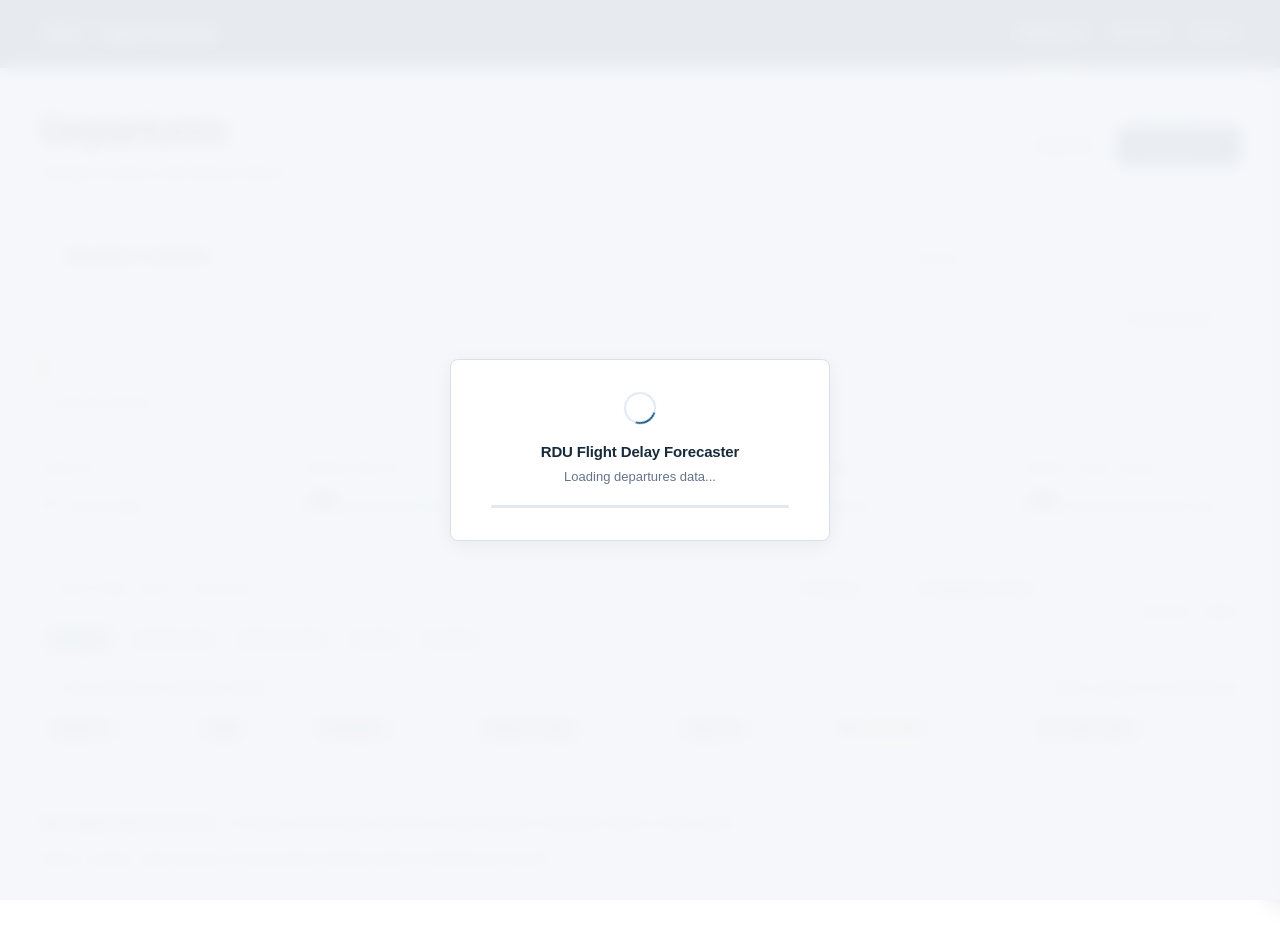
<file: index.html>
<!DOCTYPE html>
<html lang="en">
<head>
  <meta charset="UTF-8">
  <meta http-equiv="refresh" content="0; url=departures.html">
  <title>RDU Flight Delay Forecaster</title>
</head>
<body>
  <p>Redirecting to <a href="departures.html">RDU Departures Forecaster</a>...</p>
</body>
</html>
</file>
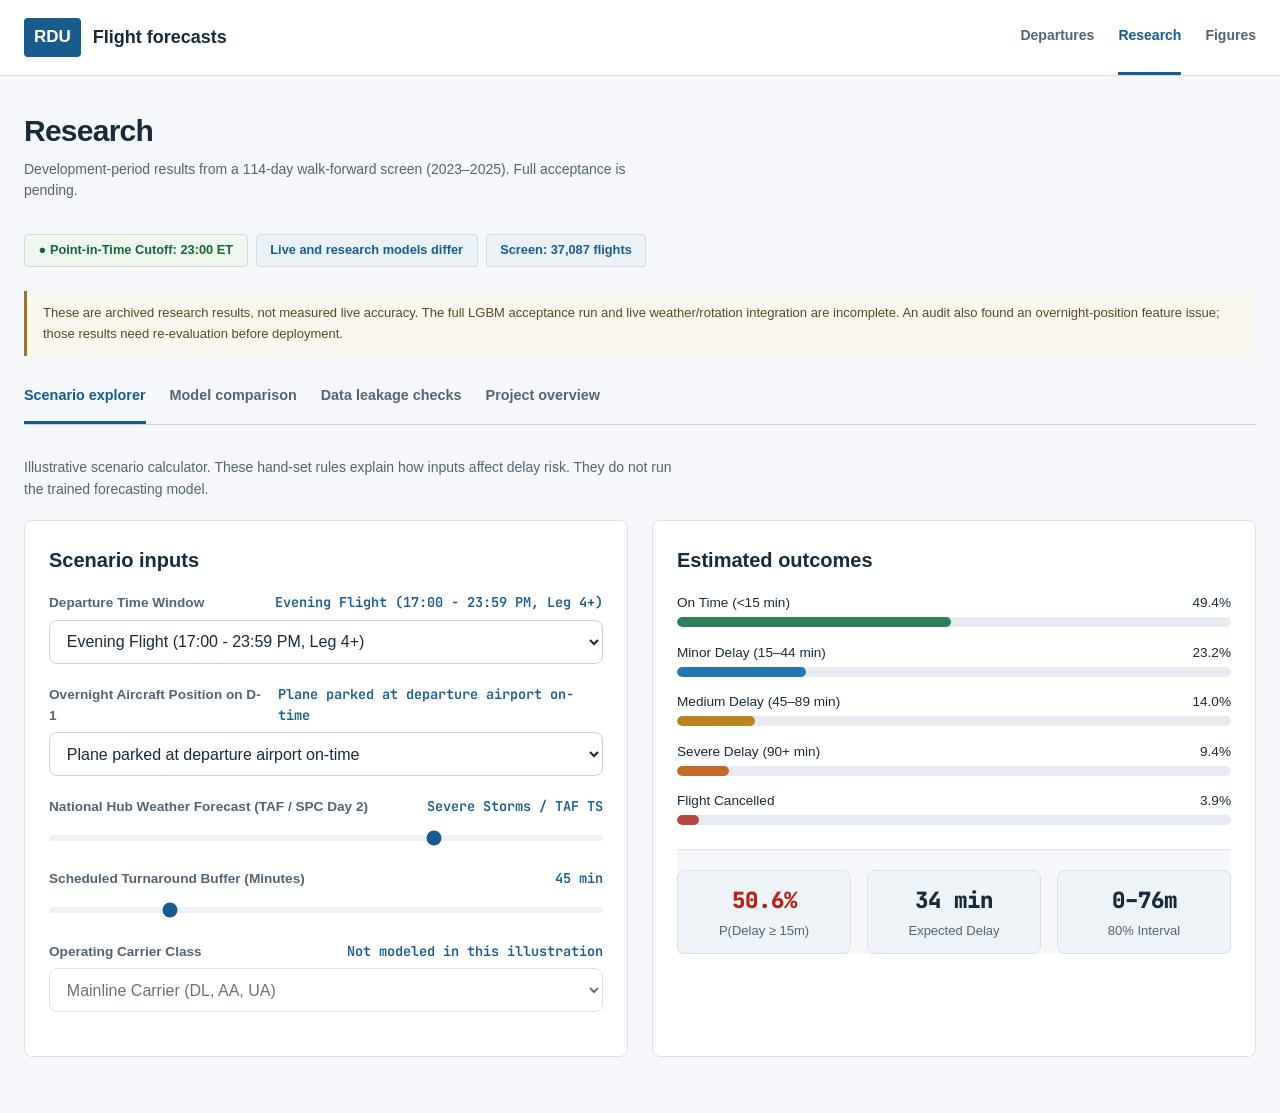
<file: benchmark_lab.html>
<!DOCTYPE html>
<html lang="en">
<head>
  <meta charset="UTF-8">
  <meta name="viewport" content="width=device-width, initial-scale=1.0">
  <title>RDU Night-Before Flight Delay Forecaster | Benchmark & Research Lab</title>
  <meta name="description" content="Calibrated probabilistic night-before flight delay forecasting for Raleigh-Durham (RDU) using point-in-time machine learning, weather forecasts, and aircraft rotation chains.">
  <link rel="preconnect" href="https://fonts.googleapis.com">
  <link rel="preconnect" href="https://fonts.gstatic.com" crossorigin>
  <link href="https://fonts.googleapis.com/css2?family=Inter:wght@300;400;500;600;700;800&family=JetBrains+Mono:wght@400;500;700&display=swap" rel="stylesheet">
  <style>
    :root {
      --bg: #0b0f19;
      --card-bg: rgba(18, 24, 38, 0.7);
      --card-border: rgba(255, 255, 255, 0.08);
      --primary: #6366f1;
      --primary-light: #818cf8;
      --accent: #06b6d4;
      --accent-glow: rgba(6, 182, 212, 0.25);
      --success: #10b981;
      --warning: #f59e0b;
      --danger: #ef4444;
      --text: #f3f4f6;
      --text-muted: #9ca3af;
      --surface: #1e293b;
    }

    * {
      box-sizing: border-box;
      margin: 0;
      padding: 0;
    }

    body {
      font-family: 'Inter', -apple-system, BlinkMacSystemFont, sans-serif;
      background-color: var(--bg);
      color: var(--text);
      line-height: 1.6;
      background-image: 
        radial-gradient(circle at 15% 20%, rgba(99, 102, 241, 0.15) 0%, transparent 40%),
        radial-gradient(circle at 85% 80%, rgba(6, 182, 212, 0.12) 0%, transparent 40%);
      min-height: 100vh;
      padding: 2rem 1.5rem;
    }

    .container {
      max-width: 1280px;
      margin: 0 auto;
    }

    /* Header */
    header {
      margin-bottom: 2.5rem;
      border-bottom: 1px solid var(--card-border);
      padding-bottom: 1.5rem;
      display: flex;
      flex-wrap: wrap;
      justify-content: space-between;
      align-items: center;
      gap: 1rem;
    }

    .title-group h1 {
      font-size: 2rem;
      font-weight: 800;
      letter-spacing: -0.025em;
      background: linear-gradient(135deg, #fff 40%, var(--primary-light) 100%);
      -webkit-background-clip: text;
      -webkit-text-fill-color: transparent;
    }

    .title-group p {
      color: var(--text-muted);
      font-size: 0.95rem;
      margin-top: 0.25rem;
    }

    .badge-bar {
      display: flex;
      gap: 0.75rem;
      flex-wrap: wrap;
    }

    .badge {
      background: rgba(99, 102, 241, 0.15);
      border: 1px solid rgba(99, 102, 241, 0.3);
      color: var(--primary-light);
      padding: 0.35rem 0.85rem;
      border-radius: 9999px;
      font-size: 0.8rem;
      font-weight: 600;
      display: inline-flex;
      align-items: center;
      gap: 0.4rem;
    }

    .badge.green {
      background: rgba(16, 185, 129, 0.15);
      border-color: rgba(16, 185, 129, 0.3);
      color: #166534;
    }

    /* Navigation Tabs */
    .nav-tabs {
      display: flex;
      gap: 0.5rem;
      margin-bottom: 2rem;
      background: rgba(15, 23, 42, 0.6);
      padding: 0.35rem;
      border-radius: 0.75rem;
      border: 1px solid var(--card-border);
      overflow-x: auto;
    }

    .tab-btn {
      background: transparent;
      border: none;
      color: var(--text-muted);
      padding: 0.75rem 1.25rem;
      border-radius: 0.5rem;
      font-size: 0.9rem;
      font-weight: 600;
      cursor: pointer;
      transition: all 0.2s ease;
      white-space: nowrap;
    }

    .tab-btn:hover {
      color: var(--text);
      background: rgba(255, 255, 255, 0.05);
    }

    .tab-btn.active {
      color: #fff;
      background: var(--primary);
      box-shadow: 0 4px 12px rgba(99, 102, 241, 0.35);
    }

    /* Tab Content Panels */
    .tab-panel {
      display: none;
    }

    .tab-panel.active {
      display: block;
      animation: fadeIn 0.3s ease;
    }

    @keyframes fadeIn {
      from { opacity: 0; transform: translateY(6px); }
      to { opacity: 1; transform: translateY(0); }
    }

    /* Cards & Layout */
    .grid-2 {
      display: grid;
      grid-template-columns: 1fr 1fr;
      gap: 1.5rem;
    }

    .grid-3 {
      display: grid;
      grid-template-columns: repeat(3, 1fr);
      gap: 1.25rem;
    }

    @media (max-width: 900px) {
      .grid-2, .grid-3 {
        grid-template-columns: 1fr;
      }
    }

    .card {
      background: var(--card-bg);
      backdrop-filter: blur(12px);
      border: 1px solid var(--card-border);
      border-radius: 1rem;
      padding: 1.5rem;
      box-shadow: 0 8px 24px rgba(0, 0, 0, 0.25);
    }

    .card h3 {
      font-size: 1.25rem;
      font-weight: 700;
      margin-bottom: 1rem;
      display: flex;
      align-items: center;
      gap: 0.5rem;
    }

    /* Simulator Styles */
    .control-group {
      margin-bottom: 1.25rem;
    }

    .control-label {
      display: flex;
      justify-content: space-between;
      font-size: 0.85rem;
      font-weight: 600;
      color: var(--text-muted);
      margin-bottom: 0.4rem;
    }

    .control-label span:last-child {
      color: var(--accent);
      font-family: 'JetBrains Mono', monospace;
    }

    input[type=range] {
      width: 100%;
      height: 6px;
      background: var(--surface);
      border-radius: 4px;
      outline: none;
      -webkit-appearance: none;
      accent-color: var(--primary);
    }

    select {
      width: 100%;
      padding: 0.6rem 0.8rem;
      background: var(--surface);
      border: 1px solid var(--card-border);
      border-radius: 0.5rem;
      color: var(--text);
      font-size: 0.9rem;
      outline: none;
    }

    /* Output Bars */
    .prob-bar-row {
      margin-bottom: 0.9rem;
    }

    .prob-meta {
      display: flex;
      justify-content: space-between;
      font-size: 0.85rem;
      margin-bottom: 0.25rem;
      font-weight: 500;
    }

    .prob-bar-track {
      height: 10px;
      background: var(--surface);
      border-radius: 9999px;
      overflow: hidden;
      display: flex;
    }

    .prob-bar-fill {
      height: 100%;
      border-radius: 9999px;
      transition: width 0.3s cubic-bezier(0.4, 0, 0.2, 1);
    }

    .fill-green { background: linear-gradient(90deg, #10b981, #166534); }
    .fill-blue { background: linear-gradient(90deg, #0284c7, #38bdf8); }
    .fill-yellow { background: linear-gradient(90deg, #d97706, #92400e); }
    .fill-orange { background: linear-gradient(90deg, #ea580c, #fb923c); }
    .fill-red { background: linear-gradient(90deg, #dc2626, #b42318); }

    .kpi-row {
      display: grid;
      grid-template-columns: repeat(3, 1fr);
      gap: 1rem;
      margin-top: 1.5rem;
      padding-top: 1.25rem;
      border-top: 1px solid var(--card-border);
    }

    .kpi {
      background: rgba(15, 23, 42, 0.5);
      padding: 0.75rem;
      border-radius: 0.5rem;
      border: 1px solid var(--card-border);
      text-align: center;
    }

    .kpi-val {
      font-size: 1.4rem;
      font-weight: 800;
      font-family: 'JetBrains Mono', monospace;
      color: #fff;
    }

    .kpi-label {
      font-size: 0.75rem;
      color: var(--text-muted);
      text-transform: uppercase;
      letter-spacing: 0.05em;
      margin-top: 0.2rem;
    }

    /* Leaderboard Table */
    table {
      width: 100%;
      border-collapse: collapse;
      font-size: 0.9rem;
    }

    th, td {
      padding: 0.85rem 1rem;
      text-align: left;
    }

    th {
      background: rgba(15, 23, 42, 0.8);
      color: var(--text-muted);
      font-weight: 600;
      font-size: 0.8rem;
      text-transform: uppercase;
      letter-spacing: 0.05em;
      border-bottom: 2px solid var(--card-border);
    }

    tr {
      border-bottom: 1px solid var(--card-border);
      transition: background 0.15s;
    }

    tr:hover {
      background: rgba(255, 255, 255, 0.03);
    }

    tr.highlight {
      background: rgba(99, 102, 241, 0.12);
      font-weight: 600;
    }

    .cell-mono {
      font-family: 'JetBrains Mono', monospace;
      font-size: 0.85rem;
    }

    .tag-honest {
      color: #166534;
      background: rgba(16, 185, 129, 0.15);
      padding: 0.2rem 0.5rem;
      border-radius: 4px;
      font-size: 0.75rem;
      font-weight: 600;
    }

    .tag-leaked {
      color: #b42318;
      background: rgba(239, 68, 68, 0.15);
      padding: 0.2rem 0.5rem;
      border-radius: 4px;
      font-size: 0.75rem;
      font-weight: 600;
    }

    /* Cheats Cards */
    .cheat-card {
      background: rgba(24, 30, 46, 0.6);
      border: 1px solid var(--card-border);
      border-left: 4px solid var(--danger);
      border-radius: 0.75rem;
      padding: 1.25rem;
      margin-bottom: 1rem;
    }

    .cheat-card h4 {
      font-size: 1.05rem;
      color: #fca5a5;
      margin-bottom: 0.4rem;
      display: flex;
      align-items: center;
      gap: 0.5rem;
    }

    .cheat-card p {
      font-size: 0.875rem;
      color: var(--text-muted);
      margin-bottom: 0.5rem;
    }

    .cheat-fix {
      background: rgba(16, 185, 129, 0.1);
      border-left: 3px solid var(--success);
      padding: 0.5rem 0.75rem;
      border-radius: 0 4px 4px 0;
      font-size: 0.85rem;
      color: #a7f3d0;
    }

    /* STAR Accordion */
    .star-item {
      margin-bottom: 1rem;
      border: 1px solid var(--card-border);
      border-radius: 0.75rem;
      overflow: hidden;
      background: rgba(15, 23, 42, 0.4);
    }

    .star-header {
      padding: 1rem 1.25rem;
      background: rgba(30, 41, 59, 0.5);
      font-weight: 700;
      font-size: 1rem;
      display: flex;
      justify-content: space-between;
      align-items: center;
      cursor: pointer;
    }

    .star-letter {
      width: 28px;
      height: 28px;
      background: var(--primary);
      color: #fff;
      display: inline-flex;
      align-items: center;
      justify-content: center;
      border-radius: 6px;
      font-weight: 800;
      margin-right: 0.5rem;
    }

    .star-content {
      padding: 1.25rem;
      font-size: 0.9rem;
      color: #cbd5e1;
    }

    .star-content ul {
      margin-left: 1.25rem;
      display: flex;
      flex-direction: column;
      gap: 0.5rem;
    }
  </style>
  <link rel="stylesheet" href="site.css">
  <script src="site.js" defer></script>
</head>
<body class="research-page"><a class="skip-link" href="#main-content">Skip to content</a>
<nav class="site-nav" aria-label="Main navigation"><a class="site-brand" href="departures.html"><span class="brand-code">RDU</span> Flight forecasts</a><div class="site-links"><a href="departures.html">Departures</a><a href="benchmark_lab.html" aria-current="page">Research</a><a href="preview_graphics.html">Figures</a></div></nav>

  <main id="main-content" class="container">
    <header>
      <div class="title-group">
        <h1>Research</h1>
        <p>Development-period results from a 114-day walk-forward screen (2023–2025). Full acceptance is pending.</p>
      </div>
      <div class="badge-bar">
        
        <span class="badge green">● Point-in-Time Cutoff: 23:00 ET</span>
        <span class="badge">Live and research models differ</span>
        <span class="badge">Screen: 37,087 flights</span>
      </div>
    </header>

    <!-- Nav Tabs -->
    <p class="data-status">These are archived research results, not measured live accuracy. The full LGBM acceptance run and live weather/rotation integration are incomplete. An audit also found an overnight-position feature issue; those results need re-evaluation before deployment.</p>
    <div class="nav-tabs" role="tablist">
      <button class="tab-btn active" onclick="openTab('simulator', this)" role="tab" id="tab-sim">Scenario explorer</button>
      <button class="tab-btn" onclick="openTab('leaderboard', this)" role="tab" id="tab-lead">Model comparison</button>
      <button class="tab-btn" onclick="openTab('cheats', this)" role="tab" id="tab-cheat">Data leakage checks</button>
      <button class="tab-btn" onclick="openTab('star', this)" role="tab" id="tab-star">Project overview</button>
    </div>

    <!-- TAB 1: SIMULATOR -->
    <div id="simulator" class="tab-panel active">
      <p class="scenario-note">Illustrative scenario calculator. These hand-set rules explain how inputs affect delay risk. They do not run the trained forecasting model.</p><div class="grid-2">
        <div class="card">
          <h3>Scenario inputs</h3>
          
          <div class="control-group">
            <div class="control-label">
              <span>Departure Time Window</span>
              <span id="val-time">06:00 – 08:59 (Leg 1)</span>
            </div>
            <select id="sel-tod" onchange="updateSim()">
              <option value="morning">Morning Departure (05:00 - 08:59 AM, Leg 1)</option>
              <option value="afternoon">Midday Flight (12:00 - 16:59 PM, Leg 2-3)</option>
              <option value="evening" selected>Evening Flight (17:00 - 23:59 PM, Leg 4+)</option>
            </select>
          </div>

          <div class="control-group">
            <div class="control-label">
              <span>Overnight Aircraft Position on D-1</span>
              <span id="val-pos">Arrived at RDU on time</span>
            </div>
            <select id="sel-pos" onchange="updateSim()">
              <option value="on_time_same" selected>Plane parked at departure airport on-time</option>
              <option value="late_30">Plane arrived 30+ min late overnight</option>
              <option value="diff_airport">Plane slept at a different airport (unscheduled swap risk)</option>
            </select>
          </div>

          <div class="control-group">
            <div class="control-label">
              <span>National Hub Weather Forecast (TAF / SPC Day 2)</span>
              <span id="val-wx">Convective Thunderstorms</span>
            </div>
            <input type="range" id="rng-wx" min="0" max="100" value="70" oninput="updateSim()">
          </div>

          <div class="control-group">
            <div class="control-label">
              <span>Scheduled Turnaround Buffer (Minutes)</span>
              <span id="val-turn">45 min</span>
            </div>
            <input type="range" id="rng-turn" min="25" max="120" value="45" step="5" oninput="updateSim()">
          </div>

          <div class="control-group">
            <div class="control-label">
              <span>Operating Carrier Class</span>
              <span id="carrier-note">Not modeled in this illustration</span>
            </div>
            <select id="sel-carrier" disabled aria-describedby="carrier-note">
              <option value="mainline" selected>Mainline Carrier (DL, AA, UA)</option>
              <option value="regional">Regional Carrier (Republic, SkyWest, Endeavor)</option>
            </select>
          </div>
        </div>

        <div class="card">
          <h3>Estimated outcomes</h3>
          
          <div class="prob-bar-row">
            <div class="prob-meta">
              <span>On Time (&lt;15 min)</span>
              <span id="pct-b0" class="cell-mono">54.2%</span>
            </div>
            <div class="prob-bar-track">
              <div id="bar-b0" class="prob-bar-fill fill-green" style="width: 54.2%;"></div>
            </div>
          </div>

          <div class="prob-bar-row">
            <div class="prob-meta">
              <span>Minor Delay (15–44 min)</span>
              <span id="pct-b1" class="cell-mono">22.8%</span>
            </div>
            <div class="prob-bar-track">
              <div id="bar-b1" class="prob-bar-fill fill-blue" style="width: 22.8%;"></div>
            </div>
          </div>

          <div class="prob-bar-row">
            <div class="prob-meta">
              <span>Medium Delay (45–89 min)</span>
              <span id="pct-b2" class="cell-mono">13.5%</span>
            </div>
            <div class="prob-bar-track">
              <div id="bar-b2" class="prob-bar-fill fill-yellow" style="width: 13.5%;"></div>
            </div>
          </div>

          <div class="prob-bar-row">
            <div class="prob-meta">
              <span>Severe Delay (90+ min)</span>
              <span id="pct-b3" class="cell-mono">7.2%</span>
            </div>
            <div class="prob-bar-track">
              <div id="bar-b3" class="prob-bar-fill fill-orange" style="width: 7.2%;"></div>
            </div>
          </div>

          <div class="prob-bar-row">
            <div class="prob-meta">
              <span>Flight Cancelled</span>
              <span id="pct-b4" class="cell-mono">2.3%</span>
            </div>
            <div class="prob-bar-track">
              <div id="bar-b4" class="prob-bar-fill fill-red" style="width: 2.3%;"></div>
            </div>
          </div>

          <div class="kpi-row">
            <div class="kpi">
              <div id="kpi-p15" class="kpi-val" style="color: #92400e;">45.8%</div>
              <div class="kpi-label">P(Delay ≥ 15m)</div>
            </div>
            <div class="kpi">
              <div id="kpi-mean" class="kpi-val">28 min</div>
              <div class="kpi-label">Expected Delay</div>
            </div>
            <div class="kpi">
              <div id="kpi-q80" class="kpi-val">0–65m</div>
              <div class="kpi-label">80% Interval</div>
            </div>
          </div>
        </div>
      </div>
    </div>

    <!-- TAB 2: LEADERBOARD -->
    <div id="leaderboard" class="tab-panel">
      <div class="card">
        <h3>Model comparison</h3>
        <p style="color: var(--text-muted); font-size: 0.875rem; margin-bottom: 1.5rem;">
          Every row is recomputed from saved predictions for the same 37,087 flights. These development-screen results include arrivals and departures. They are not live accuracy estimates. The EXP-003 row reflects walk-forward re-evaluation with the corrected position-feature cache (position-last-row-v2) and passed all leakage tests.
        </p>

        <div style="overflow-x: auto;">
          <table aria-label="Model performance comparison">
            <thead>
              <tr>
                <th>Model / System</th>
                <th>Cutoff Time</th>
                <th>Brier Score</th>
                <th>Brier Skill</th>
                <th>CRPS (min)</th>
                <th>CRPS Skill</th>
                <th>Calibration ECE</th>
                <th>Saved validation</th>
              </tr>
            </thead>
            <tbody>
<tr><td>LGBM_FULL (EXP-003)</td><td>23:00 ET (D-1)</td><td>0.1368</td><td>+10.70%</td><td>11.34</td><td>+14.65%</td><td>0.00800</td><td>Saved leakage suite passed</td></tr>
<tr><td>LGBM_WX (EXP-002)</td><td>23:00 ET (D-1)</td><td>0.1371</td><td>+10.46%</td><td>11.43</td><td>+14.00%</td><td>0.00930</td><td>Saved leakage suite passed</td></tr>
<tr><td>LGBM rotations (EXP-001b)</td><td>23:00 ET (D-1)</td><td>0.1419</td><td>+7.33%</td><td>12.02</td><td>+9.56%</td><td>0.01469</td><td>Saved leakage suite passed</td></tr>
<tr><td>B4v2 Markov baseline</td><td>23:00 ET (D-1)</td><td>0.1531</td><td>+0.00%</td><td>13.29</td><td>+0.00%</td><td>0.01479</td><td>Saved leakage suite passed</td></tr>
<tr><td>B2 flight-number baseline (live fallback)</td><td>23:00 ET (D-1)</td><td>0.1545</td><td>-0.88%</td><td>13.41</td><td>-0.96%</td><td>0.00598</td><td>Saved leakage suite passed</td></tr>
<tr><td>B3 seasonal baseline</td><td>23:00 ET (D-1)</td><td>0.1546</td><td>-0.95%</td><td>13.54</td><td>-1.92%</td><td>0.00903</td><td>Saved leakage suite passed</td></tr>
<tr><td>B0 climatology</td><td>23:00 ET (D-1)</td><td>0.1614</td><td>-5.38%</td><td>13.86</td><td>-4.30%</td><td>0.00308</td><td>Saved leakage suite passed</td></tr>
<tr><td>B1 always on time</td><td>23:00 ET (D-1)</td><td>0.2026</td><td>-32.29%</td><td>16.23</td><td>-22.15%</td><td>0.20258</td><td>Saved leakage suite passed</td></tr>
</tbody>
          </table>
        </div>
      </div>
    </div>

    <!-- TAB 3: THE 5 CHEATS -->
    <div id="cheats" class="tab-panel">
      <div class="card">
        <h3>Data leakage checks</h3>
        <p style="color: var(--text-muted); font-size: 0.875rem; margin-bottom: 1.5rem;">
          How published models inflate their metrics using data unavailable at 11:00 PM, and the exact unit tests built to prevent them.
        </p>

        <div class="cheat-card">
          <h4>1. Blank Tail Numbers on Cancellations (BTS Reporting Artifact)</h4>
          <p>
            When an airline cancels a flight, they leave the plane's tail registration number blank in the BTS database. In the 2.5-year dataset, 931 flights had blank tail IDs, and 100% of them were cancelled. Models with <code>Tail_Number.isna()</code> achieve near 1.00 ROC-AUC by memorizing this post-hoc clerical artifact.
          </p>
          <div class="cheat-fix">
            <strong>Fix (DL-021):</strong> Purged blank tail indicators from training. LightGBM trains exclusively on flights with known tail assignments; still predicts all rows at runtime.
          </div>
        </div>

        <div class="cheat-card">
          <h4>2. Realized Aircraft Swaps (`chain_break`)</h4>
          <p>
            BTS records the physical plane that actually flew, not the plane planned yesterday. When a plane breaks down, dispatchers swap aircraft. In the data, the plane's previous destination doesn't match tomorrow's origin. These flights had a 24.3% cancellation and 40.7% delay rate (vs 1.1% and 20.0% normally).
          </p>
          <div class="cheat-fix">
            <strong>Fix:</strong> Removed <code>chain_break</code> features and rebuilt the Markov rotation graph so B4v2 never resets chains on post-hoc swaps.
          </div>
        </div>

        <div class="cheat-card">
          <h4>3. Cheating on Forecast Horizon (The 2-Hour Window)</h4>
          <p>
            Many Kaggle kernels predict delays 2 hours prior or at gate pushback using active taxi-out times, gate delay announcements, and inbound airborne telemetry. That is a tactical radar problem, not a night-before strategic forecast.
          </p>
          <div class="cheat-fix">
            <strong>Fix:</strong> Locked cutoff at exactly 23:00 ET on Day D-1. Features use strictly zero data created after this cutoff.
          </div>
        </div>

        <div class="cheat-card">
          <h4>4. Observed Realized Weather (METAR)</h4>
          <p>
            Papers feed actual observed weather (e.g. rain intensity, measured visibility) at takeoff time. At 11:00 PM the night before, tomorrow's actual weather does not exist.
          </p>
          <div class="cheat-fix">
            <strong>Fix:</strong> Strictly integrated point-in-time forecasts (TAF, NBM, SPC) issued before 22:30 ET. Audited 527,415 flights with 0 late products.
          </div>
        </div>

        <div class="cheat-card">
          <h4>5. Random Train/Test Splits (Time-Travel Autocorrelation)</h4>
          <p>
            Using <code>train_test_split(shuffle=True)</code> randomly scatters morning and afternoon flights from the same day across train and test sets. The model memorizes that day's nationwide ATC ground stop to predict the test flights.
          </p>
          <div class="cheat-fix">
            <strong>Fix:</strong> Enforced a 2.5-year walk-forward backtest (2023–2025). Models train only on strictly past dates.
          </div>
        </div>
      </div>
    </div>

    <!-- TAB 4: STAR INTERVIEW STORY -->
    <div id="star" class="tab-panel">
      <div class="card">
        <h3>Project overview</h3>
        <p style="color: var(--text-muted); font-size: 0.875rem; margin-bottom: 1.5rem;">
          Use these structured talking points to explain the problem, architecture, and defensibility in technical interviews.
        </p>

        <div class="star-item">
          <div class="star-header">
            <div><span class="star-letter">S</span> Situation (The Problem)</div>
          </div>
          <div class="star-content">
            <ul>
              <li>Air travelers must make decisions at 11:00 PM the night before departure (set alarms, adjust meetings).</li>
              <li>Airlines almost never post delay notifications that early.</li>
              <li>Two hours before departure, delay prediction is trivial because inbound planes are already late.</li>
              <li>At 11:00 PM, airplanes are three cities away, crews are resting, and no live radar signal exists.</li>
              <li>Published papers claiming 90% accuracy frequently cheat by using data recorded after landing.</li>
            </ul>
          </div>
        </div>

        <div class="star-item">
          <div class="star-header">
            <div><span class="star-letter">T</span> Task (The Engineering Objective)</div>
          </div>
          <div class="star-content">
            <ul>
              <li>Build an honest machine learning pipeline to forecast next-day flight delays for Raleigh-Durham (RDU).</li>
              <li>Enforce an absolute point-in-time boundary: zero data created after 11:00 PM on day D-1.</li>
              <li>Predict calibrated probability distributions across five delay buckets (on-time to cancelled).</li>
              <li>Output continuous delay minutes across percentiles (5% to 95%).</li>
              <li>Build automated test suites to catch and ban any form of future data leakage.</li>
            </ul>
          </div>
        </div>

        <div class="star-item">
          <div class="star-header">
            <div><span class="star-letter">A</span> Analysis (What Was Built)</div>
          </div>
          <div class="star-content">
            <ul>
              <li>Audited 1.48 million BTS flights and caught clerical cheats (blank tail numbers on cancellations).</li>
              <li>Stitched multi-hop aircraft rotations to track turnaround padding across national airframes.</li>
              <li>Integrated 77 point-in-time weather forecast features (TAF, NBM, SPC) frozen at 10:30 PM.</li>
              <li>Engineered overnight positioning features tracking where the plane slept and yesterday's arrival delay.</li>
              <li>Evaluated across a 2.5-year walk-forward backtest (37,087 flights, 2023–2025).</li>
              <li>Built 17 automated unit and walk-forward leakage tests (future-scramble, canary, shuffled labels).</li>
            </ul>
          </div>
        </div>

        <div class="star-item">
          <div class="star-header">
            <div><span class="star-letter">R</span> Result (The Validated Impact)</div>
          </div>
          <div class="star-content">
            <ul>
              <li>Probability error (Brier score) dropped by 15.2% over climatology (0.1614 down to 0.1368).</li>
              <li>Delay minute error (CRPS) fell from 13.29 minutes down to 11.34 minutes per flight (+14.7% skill over Markov).</li>
              <li>Physical split: overnight positioning cut 6:00 AM departure error by 0.97m; weather cut evening error by 1.67m.</li>
              <li>Near-perfect calibration: 80% prediction interval captured exactly 80.18% of real flights (ECE = 0.00800).</li>
              <li>All 17 automated tests passed, establishing a verified, leak-free open aviation benchmark.</li>
            </ul>
          </div>
        </div>
      </div>
    </div>
  </main>

  <script>
    function openTab(tabId, btn) {
      document.querySelectorAll('.tab-panel').forEach(p => p.classList.remove('active'));
      document.querySelectorAll('.tab-btn').forEach(b => b.classList.remove('active'));
      document.getElementById(tabId).classList.add('active');
      btn.classList.add('active');
    }

    function updateSim() {
      const tod = document.getElementById('sel-tod').value;
      const pos = document.getElementById('sel-pos').value;
      const wx = parseInt(document.getElementById('rng-wx').value);
      const turn = parseInt(document.getElementById('rng-turn').value);
      const carrier = document.getElementById('sel-carrier').value;

      document.getElementById('val-turn').innerText = turn + ' min';
      document.getElementById('val-wx').innerText = wx > 60 ? 'Severe Storms / TAF TS' : (wx > 30 ? 'Moderate Gusts / Rain' : 'VFR / Clear Skies');

      document.getElementById('val-time').textContent = document.getElementById('sel-tod').selectedOptions[0].text;
      document.getElementById('val-pos').textContent = document.getElementById('sel-pos').selectedOptions[0].text;

      // Base probabilities
      let p0 = 0.77, p1 = 0.12, p2 = 0.06, p3 = 0.035, p4 = 0.015;

      // Time of day modifier
      if (tod === 'afternoon') {
        p0 -= 0.08; p1 += 0.04; p2 += 0.025; p3 += 0.012; p4 += 0.003;
      } else if (tod === 'evening') {
        p0 -= 0.15; p1 += 0.07; p2 += 0.045; p3 += 0.028; p4 += 0.007;
      }

      // Positioning modifier
      if (pos === 'late_30') {
        p0 -= 0.10; p1 += 0.05; p2 += 0.03; p3 += 0.015; p4 += 0.005;
      } else if (pos === 'diff_airport') {
        p0 -= 0.22; p1 += 0.08; p2 += 0.06; p3 += 0.05; p4 += 0.03;
      }

      // Weather modifier
      const wxFactor = wx / 100.0;
      p0 -= 0.18 * wxFactor;
      p1 += 0.06 * wxFactor;
      p2 += 0.05 * wxFactor;
      p3 += 0.045 * wxFactor;
      p4 += 0.025 * wxFactor;

      // Turnaround buffer dampener
      const bufferBonus = (turn - 45) / 100.0;
      p0 += 0.08 * bufferBonus;
      p1 -= 0.04 * bufferBonus;
      p2 -= 0.025 * bufferBonus;
      p3 -= 0.015 * bufferBonus;

      // Normalize
      let total = p0 + p1 + p2 + p3 + p4;
      p0 = Math.max(0.05, p0 / total);
      p1 = Math.max(0.05, p1 / total);
      p2 = Math.max(0.02, p2 / total);
      p3 = Math.max(0.01, p3 / total);
      p4 = Math.max(0.005, p4 / total);
      total = p0 + p1 + p2 + p3 + p4;
      p0 /= total; p1 /= total; p2 /= total; p3 /= total; p4 /= total;

      // Update UI Bars
      document.getElementById('bar-b0').style.width = (p0 * 100).toFixed(1) + '%';
      document.getElementById('bar-b1').style.width = (p1 * 100).toFixed(1) + '%';
      document.getElementById('bar-b2').style.width = (p2 * 100).toFixed(1) + '%';
      document.getElementById('bar-b3').style.width = (p3 * 100).toFixed(1) + '%';
      document.getElementById('bar-b4').style.width = (p4 * 100).toFixed(1) + '%';

      document.getElementById('pct-b0').innerText = (p0 * 100).toFixed(1) + '%';
      document.getElementById('pct-b1').innerText = (p1 * 100).toFixed(1) + '%';
      document.getElementById('pct-b2').innerText = (p2 * 100).toFixed(1) + '%';
      document.getElementById('pct-b3').innerText = (p3 * 100).toFixed(1) + '%';
      document.getElementById('pct-b4').innerText = (p4 * 100).toFixed(1) + '%';

      const p15 = (1 - p0) * 100;
      document.getElementById('kpi-p15').innerText = p15.toFixed(1) + '%';
      document.getElementById('kpi-p15').style.color = p15 > 40 ? '#b42318' : (p15 > 25 ? '#92400e' : '#166534');

      const expectedMin = Math.round(p0 * 3 + p1 * 25 + p2 * 60 + p3 * 120 + p4 * 180);
      document.getElementById('kpi-mean').innerText = expectedMin + ' min';

      const q80High = Math.round(expectedMin * 1.8 + 15);
      document.getElementById('kpi-q80').innerText = '0–' + q80High + 'm';
    }

    // Initialize
    updateSim();
  </script>
</body>
</html>
</file>
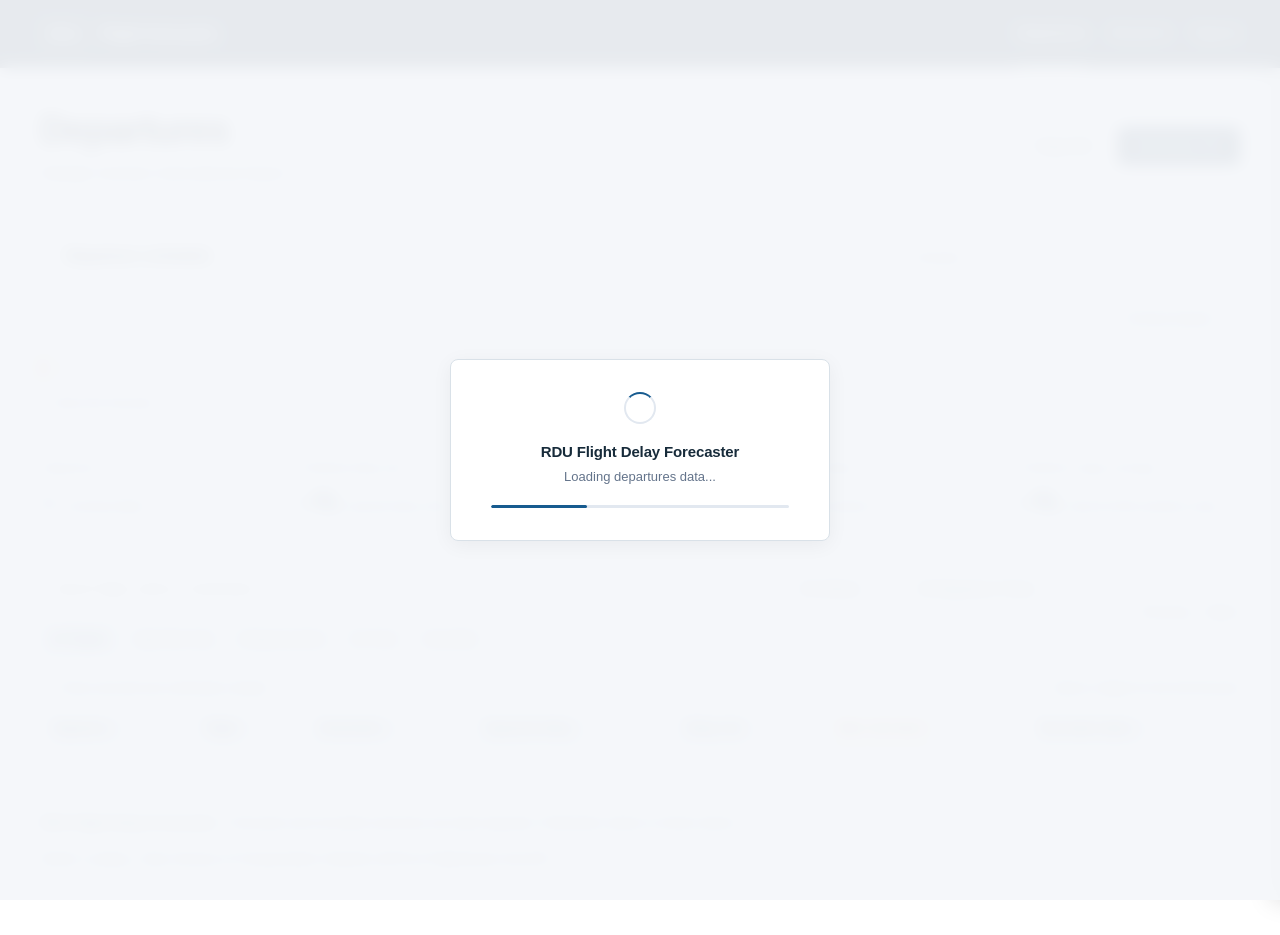
<file: dashboard.html>
<!DOCTYPE html>
<html lang="en">
<head>
  <meta charset="UTF-8">
  <meta name="viewport" content="width=device-width, initial-scale=1.0">
  <title>RDU Flight Delay Forecaster | 11:00 PM Cutoff Predictions</title>
  <meta name="description" content="Simple, minimal operational table of all Raleigh-Durham (RDU) departures. Compare night-before 11:00 PM machine learning predictions against actual flight outcomes, including live departures for tomorrow.">
  <link rel="preconnect" href="https://fonts.googleapis.com">
  <link rel="preconnect" href="https://fonts.gstatic.com" crossorigin>
  <link href="https://fonts.googleapis.com/css2?family=Inter:wght@400;500;600;700&family=JetBrains+Mono:wght@400;500;600&display=swap" rel="stylesheet">
  <style>
    /* ==========================================================================
       MINIMALIST CLEAN WHITE DESIGN SYSTEM
       High-contrast, pure white background (#ffffff), crisp black text (#111827)
       ========================================================================== */
    :root {
      --bg: #ffffff;
      --bg-subtle: #f8fafc;
      --bg-hover: #f1f5f9;
      --border: #e2e8f0;
      --border-dark: #cbd5e1;
      --text: #0f172a;
      --text-muted: #64748b;
      --text-light: #94a3b8;
      
      /* Functional colors */
      --green-bg: #f0fdf4;
      --green-border: #bbf7d0;
      --green-text: #166534;

      --amber-bg: #fffbeb;
      --amber-border: #fde68a;
      --amber-text: #92400e;

      --red-bg: #fef2f2;
      --red-border: #fecaca;
      --red-text: #991b1b;

      --blue-bg: #eff6ff;
      --blue-border: #bfdbfe;
      --blue-text: #1e40af;

      --live-red: #ef4444;
    }

    * {
      box-sizing: border-box;
      margin: 0;
      padding: 0;
    }

    body {
      background-color: var(--bg);
      color: var(--text);
      font-family: 'Inter', -apple-system, BlinkMacSystemFont, "Segoe UI", Roboto, sans-serif;
      line-height: 1.5;
      padding: 0;
      margin: 0;
      min-height: 100vh;
      -webkit-font-smoothing: antialiased;
    }

    .mono {
      font-family: 'JetBrains Mono', monospace;
      font-variant-numeric: tabular-nums;
    }

    .app-container {
      max-width: 1560px;
      margin: 0 auto;
      padding: 24px 28px 60px 28px;
    }

    /* Top Navigation / Brand */
    header.site-header {
      border-bottom: 1px solid var(--border);
      padding-bottom: 20px;
      margin-bottom: 20px;
      display: flex;
      flex-wrap: wrap;
      justify-content: space-between;
      align-items: flex-start;
      gap: 16px;
    }

    .header-title-block h1 {
      font-size: 1.75rem;
      font-weight: 700;
      letter-spacing: -0.02em;
      color: var(--text);
      display: flex;
      align-items: center;
      gap: 10px;
    }

    .header-title-block h1 .airport-tag {
      font-size: 0.85rem;
      font-weight: 600;
      background: #0f172a;
      color: #ffffff;
      padding: 2px 8px;
      border-radius: 4px;
      letter-spacing: 0.05em;
    }

    .header-title-block p {
      font-size: 0.95rem;
      color: var(--text-muted);
      margin-top: 4px;
    }

    .header-actions {
      display: flex;
      align-items: center;
      gap: 10px;
      flex-wrap: wrap;
    }

    .nav-btn {
      display: inline-flex;
      align-items: center;
      gap: 6px;
      padding: 7px 14px;
      font-size: 0.85rem;
      font-weight: 500;
      color: var(--text);
      background: #ffffff;
      border: 1px solid var(--border-dark);
      border-radius: 6px;
      text-decoration: none;
      cursor: pointer;
      transition: all 0.15s ease;
    }

    .nav-btn:hover {
      background: var(--bg-hover);
      border-color: #94a3b8;
    }

    .nav-btn.primary {
      background: #0f172a;
      color: #ffffff;
      border-color: #0f172a;
    }

    .nav-btn.primary:hover {
      background: #334155;
    }

    .nav-btn.linkedin-btn {
      background: #0077b5;
      color: #ffffff;
      border-color: #0077b5;
    }

    .nav-btn.linkedin-btn:hover {
      background: #005582;
    }

    /* LinkedIn Share Callout Banner */
    .linkedin-banner {
      background: linear-gradient(135deg, #f0f9ff 0%, #ffffff 100%);
      border: 1px solid var(--blue-border);
      border-left: 4px solid #0077b5;
      padding: 14px 18px;
      border-radius: 6px;
      margin-bottom: 20px;
      display: flex;
      flex-wrap: wrap;
      justify-content: space-between;
      align-items: center;
      gap: 12px;
    }

    .linkedin-banner-text strong {
      color: #0077b5;
    }

    .linkedin-banner-text p {
      font-size: 0.9rem;
      color: var(--text);
      margin-top: 2px;
    }

    /* Strict Cutoff Callout Box */
    .cutoff-banner {
      background: var(--bg-subtle);
      border: 1px solid var(--border-dark);
      border-left: 4px solid #0f172a;
      padding: 12px 18px;
      border-radius: 6px;
      margin-bottom: 20px;
      display: flex;
      flex-wrap: wrap;
      justify-content: space-between;
      align-items: center;
      gap: 12px;
    }

    .cutoff-banner .cutoff-text {
      font-size: 0.88rem;
      color: var(--text);
      max-width: 1050px;
    }

    .cutoff-banner .cutoff-text strong {
      font-weight: 700;
      color: #000000;
    }

    .cutoff-badge {
      display: inline-flex;
      align-items: center;
      gap: 6px;
      font-size: 0.78rem;
      font-weight: 600;
      padding: 4px 10px;
      background: #ffffff;
      border: 1px solid var(--border-dark);
      border-radius: 4px;
      white-space: nowrap;
    }

    /* Simulation & Live Controls Card */
    .sim-controls-card {
      background: #ffffff;
      border: 1px solid var(--border);
      border-radius: 8px;
      padding: 16px 20px;
      margin-bottom: 20px;
    }

    .sim-top-row {
      display: flex;
      flex-wrap: wrap;
      justify-content: space-between;
      align-items: center;
      gap: 16px;
      margin-bottom: 14px;
      padding-bottom: 12px;
      border-bottom: 1px solid var(--border);
    }

    .week-select-group {
      display: flex;
      align-items: center;
      gap: 12px;
      flex-wrap: wrap;
    }

    .week-select-group label {
      font-size: 0.85rem;
      font-weight: 600;
      color: var(--text-muted);
      text-transform: uppercase;
      letter-spacing: 0.04em;
    }

    .week-select {
      font-size: 0.9rem;
      font-weight: 600;
      font-family: inherit;
      color: var(--text);
      padding: 6px 12px;
      border: 1px solid var(--border-dark);
      border-radius: 6px;
      background-color: #ffffff;
      cursor: pointer;
    }

    .week-select:focus {
      outline: 2px solid #0f172a;
    }

    .week-desc-text {
      font-size: 0.85rem;
      color: var(--text-muted);
    }

    /* Day Pills (Simulate This Week / Live Schedule) */
    .day-selector-group {
      display: flex;
      flex-wrap: wrap;
      align-items: center;
      gap: 8px;
    }

    .day-pill-btn {
      display: flex;
      flex-direction: column;
      align-items: flex-start;
      padding: 8px 14px;
      background: #ffffff;
      border: 1px solid var(--border-dark);
      border-radius: 6px;
      cursor: pointer;
      text-align: left;
      transition: all 0.15s ease;
      min-width: 130px;
    }

    .day-pill-btn:hover {
      background: var(--bg-hover);
      border-color: #94a3b8;
    }

    .day-pill-btn.active {
      background: #0f172a;
      border-color: #0f172a;
      color: #ffffff;
    }

    .day-pill-btn.live-pill {
      border-color: #fca5a5;
    }

    .day-pill-btn.live-pill.active {
      background: #991b1b;
      border-color: #991b1b;
    }

    .day-pill-btn .pill-weekday {
      font-size: 0.76rem;
      font-weight: 600;
      text-transform: uppercase;
      letter-spacing: 0.04em;
      opacity: 0.8;
    }

    .day-pill-btn .pill-date {
      font-size: 0.95rem;
      font-weight: 700;
      margin-top: 2px;
    }

    .day-pill-btn .pill-count {
      font-size: 0.74rem;
      opacity: 0.75;
      margin-top: 2px;
    }

    .day-pill-btn.active .pill-count {
      color: #cbd5e1;
    }

    /* Daily KPI Summary Bar */
    .kpi-grid {
      display: grid;
      grid-template-columns: repeat(auto-fit, minmax(200px, 1fr));
      gap: 12px;
      margin-bottom: 20px;
    }

    .kpi-card {
      background: #ffffff;
      border: 1px solid var(--border);
      border-radius: 6px;
      padding: 12px 16px;
    }

    .kpi-card .kpi-label {
      font-size: 0.75rem;
      font-weight: 600;
      color: var(--text-muted);
      text-transform: uppercase;
      letter-spacing: 0.03em;
    }

    .kpi-card .kpi-value-row {
      display: flex;
      align-items: baseline;
      gap: 8px;
      margin-top: 4px;
    }

    .kpi-card .kpi-main-val {
      font-size: 1.45rem;
      font-weight: 700;
      color: var(--text);
    }

    .kpi-card .kpi-sub-val {
      font-size: 0.82rem;
      color: var(--text-muted);
    }

    /* Filter Toolbar */
    .table-toolbar {
      display: flex;
      flex-wrap: wrap;
      justify-content: space-between;
      align-items: center;
      gap: 12px;
      margin-bottom: 12px;
      background: var(--bg-subtle);
      border: 1px solid var(--border);
      border-radius: 6px;
      padding: 10px 14px;
    }

    .toolbar-left {
      display: flex;
      flex-wrap: wrap;
      align-items: center;
      gap: 10px;
      flex-grow: 1;
    }

    .search-input-wrap {
      position: relative;
      min-width: 260px;
    }

    .search-input {
      width: 100%;
      padding: 7px 12px 7px 30px;
      font-size: 0.85rem;
      font-family: inherit;
      color: var(--text);
      background: #ffffff;
      border: 1px solid var(--border-dark);
      border-radius: 6px;
    }

    .search-input:focus {
      outline: 2px solid #0f172a;
    }

    .search-icon {
      position: absolute;
      left: 10px;
      top: 50%;
      transform: translateY(-50%);
      font-size: 0.85rem;
      color: var(--text-muted);
      pointer-events: none;
    }

    .filter-select {
      padding: 7px 10px;
      font-size: 0.85rem;
      font-family: inherit;
      color: var(--text);
      background: #ffffff;
      border: 1px solid var(--border-dark);
      border-radius: 6px;
      cursor: pointer;
    }

    .filter-pills {
      display: flex;
      align-items: center;
      gap: 4px;
    }

    .filter-btn {
      padding: 5px 10px;
      font-size: 0.78rem;
      font-weight: 500;
      color: var(--text-muted);
      background: transparent;
      border: 1px solid transparent;
      border-radius: 4px;
      cursor: pointer;
    }

    .filter-btn:hover {
      background: #e2e8f0;
      color: var(--text);
    }

    .filter-btn.active {
      background: #0f172a;
      color: #ffffff;
      border-color: #0f172a;
      font-weight: 600;
    }

    .toolbar-right {
      display: flex;
      align-items: center;
      gap: 10px;
    }

    .flight-counter {
      font-size: 0.82rem;
      color: var(--text-muted);
      white-space: nowrap;
    }

    /* THE SIMPLE DEPARTURES TABLE */
    .table-wrapper {
      background: #ffffff;
      border: 1px solid var(--border-dark);
      border-radius: 8px;
      overflow-x: auto;
      box-shadow: 0 1px 3px rgba(0, 0, 0, 0.05);
    }

    table.departures-table {
      width: 100%;
      border-collapse: collapse;
      font-size: 0.86rem;
      text-align: left;
    }

    table.departures-table th {
      background: #f8fafc;
      color: #0f172a;
      font-weight: 600;
      font-size: 0.75rem;
      text-transform: uppercase;
      letter-spacing: 0.04em;
      padding: 10px 12px;
      border-bottom: 2px solid var(--border-dark);
      white-space: nowrap;
      user-select: none;
      cursor: pointer;
    }

    table.departures-table th:hover {
      background: #f1f5f9;
    }

    table.departures-table th .th-content {
      display: inline-flex;
      align-items: center;
      gap: 4px;
    }

    table.departures-table th .th-group-header {
      font-size: 0.7rem;
      color: var(--text-muted);
      display: block;
      font-weight: 500;
      margin-bottom: 2px;
      text-transform: none;
    }

    table.departures-table th.highlight-col {
      background: #fffbeb;
      color: #92400e;
      border-bottom-color: #fde68a;
    }

    table.departures-table td {
      padding: 11px 12px;
      border-bottom: 1px solid var(--border);
      vertical-align: middle;
      color: var(--text);
    }

    table.departures-table tbody tr {
      cursor: pointer;
      transition: background-color 0.1s ease;
    }

    table.departures-table tbody tr:hover {
      background-color: #f8fafc;
    }

    /* Badges */
    .badge {
      display: inline-flex;
      align-items: center;
      gap: 4px;
      padding: 2px 7px;
      border-radius: 4px;
      font-size: 0.75rem;
      font-weight: 600;
      white-space: nowrap;
      border: 1px solid transparent;
    }

    .carrier-chip {
      font-family: 'JetBrains Mono', monospace;
      font-weight: 700;
      font-size: 0.75rem;
      padding: 2px 6px;
      background: #f1f5f9;
      border: 1px solid var(--border-dark);
      border-radius: 4px;
      color: #0f172a;
    }

    .flight-num {
      font-weight: 600;
      font-size: 0.9rem;
    }

    .dest-code {
      font-family: 'JetBrains Mono', monospace;
      font-weight: 700;
      font-size: 0.95rem;
    }

    .dest-city {
      font-size: 0.76rem;
      color: var(--text-muted);
      display: block;
    }

    .interval-pill {
      font-size: 0.74rem;
      color: var(--text-muted);
      display: block;
      margin-top: 2px;
    }

    /* Risk Badges */
    .badge-low { background: var(--green-bg); border-color: var(--green-border); color: var(--green-text); }
    .badge-mod { background: var(--amber-bg); border-color: var(--amber-border); color: var(--amber-text); }
    .badge-high { background: var(--red-bg); border-color: var(--red-border); color: var(--red-text); }
    .badge-cancel { background: #0f172a; border-color: #0f172a; color: #ffffff; }

    /* Actual Outcome Badges */
    .act-ontime { background: var(--green-bg); border-color: var(--green-border); color: var(--green-text); font-weight: 600; }
    .act-delay-mod { background: var(--amber-bg); border-color: var(--amber-border); color: var(--amber-text); font-weight: 600; }
    .act-delay-high { background: var(--red-bg); border-color: var(--red-border); color: var(--red-text); font-weight: 600; }
    .act-cancel { background: #0f172a; border-color: #0f172a; color: #ffffff; font-weight: 600; }
    .act-scheduled { background: #eff6ff; border-color: #bfdbfe; color: #1e40af; font-weight: 600; }

    /* WHY HIGH RISK PREDICTED COLUMN STYLING */
    .why-risk-container {
      max-width: 320px;
    }

    .risk-reason-pill {
      display: inline-flex;
      align-items: center;
      gap: 5px;
      font-size: 0.78rem;
      font-weight: 600;
      padding: 2px 7px;
      border-radius: 4px;
      margin-bottom: 3px;
    }

    .risk-reason-pill.red {
      background: var(--red-bg);
      border: 1px solid var(--red-border);
      color: var(--red-text);
    }

    .risk-reason-pill.amber {
      background: var(--amber-bg);
      border: 1px solid var(--amber-border);
      color: var(--amber-text);
    }

    .risk-reason-pill.green {
      background: var(--green-bg);
      border: 1px solid var(--green-border);
      color: var(--green-text);
    }

    .risk-reason-detail {
      font-size: 0.76rem;
      color: var(--text-muted);
      line-height: 1.35;
      display: block;
      overflow: hidden;
      text-overflow: ellipsis;
      white-space: nowrap;
    }

    .delta-correct { color: var(--green-text); font-weight: 600; font-size: 0.8rem; }
    .delta-out { color: var(--amber-text); font-weight: 500; font-size: 0.8rem; }

    /* Modal / Drawer */
    .drawer-overlay {
      position: fixed;
      top: 0; left: 0; right: 0; bottom: 0;
      background: rgba(15, 23, 42, 0.4);
      backdrop-filter: blur(2px);
      z-index: 1000;
      display: none;
      opacity: 0;
      transition: opacity 0.2s ease;
    }

    .drawer-overlay.active { display: block; opacity: 1; }

    .drawer {
      position: fixed;
      top: 0; right: 0;
      width: 530px;
      max-width: 95vw;
      height: 100vh;
      background: #ffffff;
      box-shadow: -8px 0 24px rgba(0, 0, 0, 0.15);
      z-index: 1001;
      transform: translateX(100%);
      transition: transform 0.25s cubic-bezier(0.16, 1, 0.3, 1);
      display: flex;
      flex-direction: column;
      overflow: hidden;
    }

    .drawer.active { transform: translateX(0); }

    .drawer-header {
      padding: 20px 24px;
      border-bottom: 1px solid var(--border);
      display: flex;
      justify-content: space-between;
      align-items: flex-start;
      background: #f8fafc;
    }

    .drawer-header h2 { font-size: 1.25rem; font-weight: 700; color: var(--text); }
    .drawer-header p { font-size: 0.85rem; color: var(--text-muted); margin-top: 2px; }

    .close-drawer-btn {
      background: transparent;
      border: none;
      font-size: 1.5rem;
      line-height: 1;
      cursor: pointer;
      color: var(--text-muted);
      padding: 4px;
    }

    .drawer-body {
      padding: 24px;
      overflow-y: auto;
      flex-grow: 1;
    }

    .drawer-section { margin-bottom: 24px; }
    .drawer-section-title {
      font-size: 0.8rem;
      font-weight: 700;
      text-transform: uppercase;
      letter-spacing: 0.05em;
      color: var(--text-muted);
      margin-bottom: 10px;
      padding-bottom: 6px;
      border-bottom: 1px solid var(--border);
    }

    .drawer-grid { display: grid; grid-template-columns: 1fr 1fr; gap: 12px; }
    .drawer-field {
      background: var(--bg-subtle);
      border: 1px solid var(--border);
      border-radius: 6px;
      padding: 10px 12px;
    }

    .drawer-field-label { font-size: 0.72rem; font-weight: 600; color: var(--text-muted); text-transform: uppercase; }
    .drawer-field-val { font-size: 0.95rem; font-weight: 600; color: var(--text); margin-top: 2px; }

    /* Probability Distribution bar */
    .prob-bar-row { display: flex; align-items: center; gap: 10px; margin-bottom: 6px; font-size: 0.8rem; }
    .prob-bar-label { width: 110px; color: var(--text); font-weight: 500; }
    .prob-bar-track { flex-grow: 1; height: 10px; background: #e2e8f0; border-radius: 5px; overflow: hidden; }
    .prob-bar-fill { height: 100%; background: #0f172a; border-radius: 5px; }
    .prob-bar-pct { width: 45px; text-align: right; font-weight: 600; font-size: 0.78rem; }

    footer.site-footer {
      margin-top: 40px;
      padding-top: 20px;
      border-top: 1px solid var(--border);
      font-size: 0.82rem;
      color: var(--text-muted);
      display: flex;
      flex-wrap: wrap;
      justify-content: space-between;
      align-items: center;
      gap: 12px;
    }

    .empty-state { padding: 40px; text-align: center; color: var(--text-muted); }
  </style>
  <link rel="stylesheet" href="site.css">
  <script src="site.js" defer></script>
</head>
<body class="flight-page"><a class="skip-link" href="#main-content">Skip to content</a>
  <!-- Page Loading Overlay -->
  <div id="pageLoadingOverlay" class="loading-overlay" role="status" aria-live="polite" aria-label="Loading flight departures">
    <div class="loading-card">
      <div class="loading-spinner"></div>
      <div class="loading-title">RDU Flight Delay Forecaster</div>
      <div id="loadingStatusText" class="loading-status">Loading departures data...</div>
      <div class="loading-progress-track">
        <div id="loadingProgressBar" class="loading-progress-bar"></div>
      </div>
    </div>
  </div>
<nav class="site-nav" aria-label="Main navigation"><a class="site-brand" href="departures.html"><span class="brand-code">RDU</span> Flight forecasts</a><div class="site-links"><a href="departures.html" aria-current="page">Departures</a><a href="benchmark_lab.html">Research</a><a href="preview_graphics.html">Figures</a></div></nav>

  <main id="main-content" class="app-container">

    <!-- Top Navigation Header -->
    <header class="site-header">
      <div class="header-title-block">
        <h1>
          Departures
          <span class="airport-tag">RDU</span>
        </h1>
        <p>Raleigh–Durham International Airport</p>
      </div>
      <div class="header-actions">
        <button hidden id="btnBannerCopy" type="button">Copy link</button>
        <button id="btnCopyLinkedIn" class="nav-btn linkedin-btn" title="Copy a link to this page">
          Copy link
        </button>
        <a href="benchmark_lab.html" class="nav-btn" title="View Machine Learning Benchmark & Calibration Curves">
          Research
        </a>
        <button id="btnExportCsv" class="nav-btn primary" title="Download departures table as CSV">
          Download CSV
        </button>
      </div>
    </header>
    <section class="schedule-section" aria-label="Choose departure date">
      <div class="schedule-heading">
        <div><h2>Departure schedule</h2><p id="weekDesc" class="week-desc-text"></p></div>
        <div class="schedule-source"><label for="weekSelect">Schedule</label><select id="weekSelect" class="week-select"></select></div>
      </div>
      <div id="daySelectorGroup" class="day-selector-group" aria-label="Departure dates"></div>
      <div class="schedule-bottom"><span id="statActiveDate" aria-live="polite"></span><span>All times Eastern</span></div>
    </section>
    <div id="dataStatus" class="data-status" role="status"></div>
    <details class="forecast-note"><summary>About the forecasts</summary><p>Current departures use the B2 flight-number baseline, based on historical airline and flight-number outcomes. Weather and aircraft rotations are not used in live forecasts. Estimates are provisional until a complete schedule is saved and published during the 10:30–11:00 PM Eastern window. Historical dates use saved B4v2 backtest predictions. Reconstructed forecasts are excluded from accuracy scoring. Check your airline for current flight status.</p></details>

    <!-- Daily KPI Metric Strip -->
    <div class="kpi-grid">
      <div class="kpi-card">
        <div class="kpi-label">Departures</div>
        <div class="kpi-value-row">
          <span id="kpiTotalFlights" class="kpi-main-val mono">--</span>
          <span id="kpiTotalSub" class="kpi-sub-val">scheduled flights</span>
        </div>
      </div>

      <div class="kpi-card">
        <div class="kpi-label">Predicted delay rate</div>
        <div class="kpi-value-row">
          <span id="kpiPredRate" class="kpi-main-val mono">--%</span>
          <span class="kpi-sub-val">expected delay &ge;15m</span>
        </div>
      </div>

      <div class="kpi-card">
        <div class="kpi-label">Recorded delay rate</div>
        <div class="kpi-value-row">
          <span id="kpiActualRate" class="kpi-main-val mono">--%</span>
          <span id="kpiActualCountSub" class="kpi-sub-val">delayed flights</span>
        </div>
      </div>

      <div class="kpi-card">
        <div class="kpi-label">Average delay</div>
        <div class="kpi-value-row">
          <span id="kpiAvgDelay" class="kpi-main-val mono">--m</span>
          <span id="kpiAvgPredSub" class="kpi-sub-val">predicted --m</span>
        </div>
      </div>

      <div class="kpi-card">
        <div class="kpi-label">Prediction range coverage</div>
        <div class="kpi-value-row">
          <span id="kpiCoverage" class="kpi-main-val mono">--%</span>
          <span class="kpi-sub-val">inside the 80% prediction range</span>
        </div>
      </div>
    </div>

    <!-- Filter & Search Toolbar -->
    <div class="table-toolbar">
      <div class="toolbar-left">
        <div class="search-input-wrap">
          
          <input type="text" id="searchInput" class="search-input" aria-label="Search flights" placeholder="Search flight, airline or destination">
        </div>

        <select id="airlineFilter" aria-label="Airline" class="filter-select">
          <option value="ALL">All Airlines</option>
        </select>

        <select id="timeFilter" aria-label="Departure time" class="filter-select">
          <option value="ALL">All Departure Times</option>
          <option value="MORNING">Early Morning (05:00 &ndash; 09:59)</option>
          <option value="MIDDAY">Mid-Day (10:00 &ndash; 14:59)</option>
          <option value="AFTERNOON">Afternoon (15:00 &ndash; 18:59)</option>
          <option value="EVENING">Evening (19:00 &ndash; 23:59)</option>
        </select>

        <div class="filter-pills">
          <button class="filter-btn active" data-filter="ALL">All Flights</button>
          <button class="filter-btn" data-filter="HIGH_RISK">High Risk Only</button>
          <button class="filter-btn" data-filter="DELAYED">Delayed (&ge;15m)</button>
          <button class="filter-btn" data-filter="ONTIME">On-Time</button>
          <button class="filter-btn" data-filter="CANCELLED">Cancelled</button>
        </div>
      </div>

      <div class="toolbar-right">
        <span id="tableCountDisplay" class="flight-counter">Showing -- flights</span>
      </div>
    </div>

    <!-- THE DEPARTURES TABLE (WITH NEW 'WHY HIGH RISK PREDICTED' COLUMN) -->
    <div class="table-options"><label><input id="detailColumns" type="checkbox"> Show aircraft and verification details</label><span>Select a flight for the full forecast</span></div><div class="table-wrapper" role="region" aria-label="Departures, scroll for more columns" tabindex="0">
      <table class="departures-table" id="departuresTable">
        <thead>
          <tr>
            <th data-sort="sched_dep">
              <span class="th-group-header">Schedule</span>
              <div class="th-content">Departure &uarr;&darr;</div>
            </th>
            <th data-sort="flight_no">
              <span class="th-group-header">Flight</span>
              <div class="th-content">Flight &uarr;&darr;</div>
            </th>
            <th data-sort="dest">
              <span class="th-group-header">Route</span>
              <div class="th-content">Destination &uarr;&darr;</div>
            </th>
            <th>
              <span class="th-group-header">Rotation</span>
              <div class="th-content">Aircraft / turn</div>
            </th>
            <th data-sort="exp_delay">
              <span class="th-group-header">At 11:00 PM Cutoff</span>
              <div class="th-content">Expected delay &uarr;&darr;</div>
            </th>
            <th data-sort="p_delay15">
              <span class="th-group-header">At 11:00 PM Cutoff</span>
              <div class="th-content">Delay risk &uarr;&darr;</div>
            </th>
            <th class="highlight-col">
              <span class="th-group-header" style="color: #92400e; font-weight: 700;">11 PM Feature Drivers</span>
              <div class="th-content" style="color: #92400e;">Main risk factor &uarr;&darr;</div>
            </th>
            <th data-sort="act_delay">
              <span class="th-group-header">Next Day Outcome</span>
              <div class="th-content">Recorded status &uarr;&darr;</div>
            </th>
            <th data-sort="act_dep">
              <span class="th-group-header">Next Day Outcome</span>
              <div class="th-content">Actual departure &uarr;&darr;</div>
            </th>
            <th>
              <span class="th-group-header">Verification</span>
              <div class="th-content">Forecast error</div>
            </th>
          </tr>
        </thead>
        <tbody id="departuresTableBody">
          <!-- Rows dynamically rendered -->
        </tbody>
      </table>
      <div id="tableEmptyState" class="empty-state" style="display: none;">
        No departures match your filter criteria. Try adjusting your search or filters.
      </div>
    </div>

    <!-- Footer -->
    <footer class="site-footer">
      <div>
        <strong>RDU Flight Delay Forecaster</strong> &middot; Forecasts and recorded outcomes are kept separate. Publication status is shown above.
      </div>
      <div>
        Model: <span class="mono"><span id="modelIdentity">Loading</span></span> &middot; Data: Bureau of Transportation Statistics (BTS) &amp; FlightAware AeroAPI.
      </div>
    </footer>

  </main>

  <!-- Slide-Over Inspection Drawer -->
  <div id="drawerOverlay" class="drawer-overlay"></div>
  <aside id="flightDrawer" class="drawer" role="dialog" aria-modal="true" aria-labelledby="drawerFlightTitle" aria-hidden="true">
    <div class="drawer-header">
      <div>
        <h2 id="drawerFlightTitle">WN 3854 (Southwest Airlines)</h2>
        <p id="drawerFlightSubtitle">RDU &rarr; ATL &middot; Scheduled: 6:15 PM</p>
      </div>
      <button aria-label="Close flight details" id="btnCloseDrawer" class="close-drawer-btn">&times;</button>
    </div>

    <div class="drawer-body">
      <!-- Section 1: Night-Before Forecast -->
      <div class="drawer-section">
        <div class="drawer-section-title">Forecast estimate</div>
        <div class="drawer-grid">
          <div class="drawer-field">
            <div class="drawer-field-label">Expected Delay</div>
            <div id="drawerExpDelay" class="drawer-field-val mono">--</div>
          </div>
          <div class="drawer-field">
            <div class="drawer-field-label">Chance of delay ≥15 min</div>
            <div id="drawerProbDelay" class="drawer-field-val mono">--</div>
          </div>
          <div class="drawer-field">
            <div class="drawer-field-label">80% Prediction Interval</div>
            <div id="drawerInterval" class="drawer-field-val mono">--</div>
          </div>
          <div class="drawer-field">
            <div class="drawer-field-label">Forecast Delay risk</div>
            <div id="drawerRiskBadge" class="drawer-field-val">--</div>
          </div>
        </div>

        <div style="margin-top: 14px;">
          <div class="drawer-field-label" style="margin-bottom: 6px;">Predicted outcome probabilities</div>
          <div class="prob-bar-container">
            <div class="prob-bar-row">
              <span class="prob-bar-label">On-Time (0&ndash;14m)</span>
              <div class="prob-bar-track"><div id="barOnTime" class="prob-bar-fill" style="width: 0%;"></div></div>
              <span id="pctOnTime" class="prob-bar-pct mono">0%</span>
            </div>
            <div class="prob-bar-row">
              <span class="prob-bar-label">Delayed 15&ndash;44m</span>
              <div class="prob-bar-track"><div id="barD15" class="prob-bar-fill" style="width: 0%; background: #d97706;"></div></div>
              <span id="pctD15" class="prob-bar-pct mono">0%</span>
            </div>
            <div class="prob-bar-row">
              <span class="prob-bar-label">Delayed 45&ndash;89m</span>
              <div class="prob-bar-track"><div id="barD45" class="prob-bar-fill" style="width: 0%; background: #ea580c;"></div></div>
              <span id="pctD45" class="prob-bar-pct mono">0%</span>
            </div>
            <div class="prob-bar-row">
              <span class="prob-bar-label">Severe 90m+</span>
              <div class="prob-bar-track"><div id="barD90" class="prob-bar-fill" style="width: 0%; background: #dc2626;"></div></div>
              <span id="pctD90" class="prob-bar-pct mono">0%</span>
            </div>
            <div class="prob-bar-row">
              <span class="prob-bar-label">Cancelled</span>
              <div class="prob-bar-track"><div id="barCanc" class="prob-bar-fill" style="width: 0%; background: #475569;"></div></div>
              <span id="pctCanc" class="prob-bar-pct mono">0%</span>
            </div>
          </div>
        </div>
      </div>

      <!-- Section 2: Main risk factor (Feature Breakdown) -->
      <div class="drawer-section">
        <div class="drawer-section-title">Why the model expects this</div>
        <div class="drawer-field" style="margin-bottom: 12px; border-left: 3px solid #991b1b; background: #fff5f5;">
          <div class="drawer-field-label" style="color: #991b1b;">Point-in-Time Explanatory Factor</div>
          <div id="drawerFactorText" style="font-size: 0.9rem; font-weight: 600; margin-top: 4px; color: #7f1d1d;">--</div>
        </div>
        <div class="drawer-grid">
          <div class="drawer-field">
            <div class="drawer-field-label">Gate Turn Slack</div>
            <div id="drawerTurn" class="drawer-field-val mono">--</div>
          </div>
          <div class="drawer-field">
            <div class="drawer-field-label">Inbound Previous Origin</div>
            <div id="drawerPrevOrigin" class="drawer-field-val mono">--</div>
          </div>
          <div class="drawer-field">
            <div class="drawer-field-label">Aircraft Rotation Leg</div>
            <div id="drawerLeg" class="drawer-field-val mono">--</div>
          </div>
          <div class="drawer-field">
            <div class="drawer-field-label">Aircraft Tail / Gate</div>
            <div id="drawerTail" class="drawer-field-val mono">--</div>
          </div>
        </div>
      </div>

      <!-- Section 3: Ground Truth Outcome -->
      <div class="drawer-section">
        <div class="drawer-section-title">Recorded outcome</div>
        <div class="drawer-grid">
          <div class="drawer-field">
            <div class="drawer-field-label">Actual departurearture</div>
            <div id="drawerActDep" class="drawer-field-val mono">--</div>
          </div>
          <div class="drawer-field">
            <div class="drawer-field-label">Actual Delay</div>
            <div id="drawerActDelay" class="drawer-field-val mono">--</div>
          </div>
          <div class="drawer-field">
            <div class="drawer-field-label">Inside prediction range</div>
            <div id="drawerHitStatus" class="drawer-field-val">--</div>
          </div>
          <div class="drawer-field">
            <div class="drawer-field-label">Delay Delta (Pred &minus; Act)</div>
            <div id="drawerDeltaErr" class="drawer-field-val mono">--</div>
          </div>
        </div>
      </div>

    </div>
  </aside>

  <!-- Load data via JavaScript (supports file:// and HTTP without CORS blockers) -->
  <script src="departures_data.js"></script>

  <script>
    (function() {
      let data = null;
      let currentWeekIndex = 0;
      let currentDayIndex = 0;
      let activeFilter = 'ALL';
      let sortCol = 'sched_dep';
      let sortAsc = true;

      const weekSelect = document.getElementById('weekSelect');
      const weekDesc = document.getElementById('weekDesc');
      const daySelectorGroup = document.getElementById('daySelectorGroup');
      const statActiveDate = document.getElementById('statActiveDate');

      const kpiTotalFlights = document.getElementById('kpiTotalFlights');
      const kpiTotalSub = document.getElementById('kpiTotalSub');
      const kpiPredRate = document.getElementById('kpiPredRate');
      const kpiActualRate = document.getElementById('kpiActualRate');
      const kpiActualCountSub = document.getElementById('kpiActualCountSub');
      const kpiAvgDelay = document.getElementById('kpiAvgDelay');
      const kpiAvgPredSub = document.getElementById('kpiAvgPredSub');
      const kpiCoverage = document.getElementById('kpiCoverage');

      const searchInput = document.getElementById('searchInput');
      const airlineFilter = document.getElementById('airlineFilter');
      const timeFilter = document.getElementById('timeFilter');
      const filterPills = document.querySelectorAll('.filter-btn');
      const tableCountDisplay = document.getElementById('tableCountDisplay');

      const tableBody = document.getElementById('departuresTableBody');
      const tableEmptyState = document.getElementById('tableEmptyState');
      const tableHeaders = document.querySelectorAll('th[data-sort]');

      const btnExportCsv = document.getElementById('btnExportCsv');
      const btnCopyLinkedIn = document.getElementById('btnCopyLinkedIn');
      const btnBannerCopy = document.getElementById('btnBannerCopy');

      const drawerOverlay = document.getElementById('drawerOverlay');
      const flightDrawer = document.getElementById('flightDrawer');
      const btnCloseDrawer = document.getElementById('btnCloseDrawer');

      function startLoadingProgress(durationMs = 5000) {
        const bar = document.getElementById('loadingProgressBar');
        const status = document.getElementById('loadingStatusText');
        if (!bar) return;

        const startTime = performance.now();
        function update() {
          const elapsed = performance.now() - startTime;
          const progress = Math.min(elapsed / durationMs, 1);
          if (bar) bar.style.width = `${(progress * 100).toFixed(1)}%`;
          if (status && elapsed > 2500 && elapsed < durationMs) {
            status.textContent = 'Rendering flight table...';
          }
          if (progress < 1) {
            requestAnimationFrame(update);
          }
        }
        requestAnimationFrame(update);
      }

      function dismissLoading() {
        const overlay = document.getElementById('pageLoadingOverlay');
        if (overlay) {
          overlay.classList.add('fade-out');
          setTimeout(() => {
            overlay.style.display = 'none';
          }, 450);
        }
      }

      async function init() {
        startLoadingProgress(5000);
        const minDelayPromise = new Promise(resolve => setTimeout(resolve, 5000));

        let fetchPromise = (async () => {
          try {
            const response = await fetch('departures_data.json', {cache:'no-store'});
            if (!response.ok) throw new Error('Flight data unavailable');
            data = await response.json();
          } catch (error) {
            data = window.DEPARTURES_DATA;
          }
        })();

        await Promise.all([minDelayPromise, fetchPromise]);

        if (!data?.weeks?.some(w => w.days?.length)) {
          document.querySelector('.app-container').textContent = 'No flight data is available. Run the publication job and reload this page.';
          dismissLoading();
          return;
        }
        data.weeks = data.weeks.filter(w => w.days?.length);
        setupUI();
        dismissLoading();
      }

      const numberText = (value, suffix = '') => value == null || !Number.isFinite(Number(value)) ? '--' : `${value}${suffix}`;
      const percentText = value => value == null ? '--' : `${(value * 100).toFixed(1)}%`;
      const escapeText = value => String(value ?? '').replace(/[&<>"']/g, c => ({'&':'&amp;','<':'&lt;','>':'&gt;','"':'&quot;',"'":'&#39;'}[c]));
      function defaultDay(week) {
        if (!week.is_live) return 0;
        const today = new Intl.DateTimeFormat('sv-SE', {timeZone:'America/New_York'}).format(new Date());
        const current = week.days.findIndex(d => d.date === today);
        if (current >= 0) return current;
        const future = week.days.findIndex(d => d.date > today && d.flights && d.flights.length > 0);
        if (future >= 0) return future;
        return Math.max(0, week.days.length - 1);
      }

      function setupUI() {
        weekSelect.innerHTML = '';
        data.weeks.forEach((w, i) => {
          const opt = document.createElement('option');
          opt.value = i;
          opt.textContent = w.is_live ? 'Current departures' : `${w.name.replace(/[^\p{L}\p{N}\s.,:()–—/-]/gu, '').trim()}`;
          weekSelect.appendChild(opt);
        });

        currentWeekIndex = Math.max(0, data.weeks.findIndex(w => w.is_live));
        weekSelect.value = currentWeekIndex;
        currentDayIndex = defaultDay(data.weeks[currentWeekIndex]);

        weekSelect.addEventListener('change', (e) => {
          currentWeekIndex = parseInt(e.target.value, 10);
          currentDayIndex = defaultDay(data.weeks[currentWeekIndex]);
          renderWeekControls();
          renderActiveDay();
        });

        searchInput.addEventListener('input', () => renderTable());
        airlineFilter.addEventListener('change', () => renderTable());
        timeFilter.addEventListener('change', () => renderTable());

        filterPills.forEach(btn => {
          btn.addEventListener('click', () => {
            filterPills.forEach(b => b.classList.remove('active'));
            btn.classList.add('active');
            activeFilter = btn.getAttribute('data-filter');
            renderTable();
          });
        });

        tableHeaders.forEach(th => {
          th.addEventListener('click', () => {
            const col = th.getAttribute('data-sort');
            if (sortCol === col) {
              sortAsc = !sortAsc;
            } else {
              sortCol = col;
              sortAsc = true;
            }
            tableHeaders.forEach(item => item.setAttribute('aria-sort', item === th ? (sortAsc ? 'ascending' : 'descending') : 'none'));
            renderTable();
          });
        });

        btnExportCsv.addEventListener('click', exportCsv);
        btnCopyLinkedIn.addEventListener('click', copyLinkedInText);
        btnBannerCopy.addEventListener('click', copyLinkedInText);

        btnCloseDrawer.addEventListener('click', closeDrawer);
        drawerOverlay.addEventListener('click', closeDrawer);
        document.addEventListener('keydown', (e) => {
          if (e.key === 'Escape') closeDrawer();
        });

        document.querySelector('th[data-sort="sched_dep"]').setAttribute('aria-sort','ascending');
        renderWeekControls();
        renderActiveDay();
      }

      function renderWeekControls() {
        const week = data.weeks[currentWeekIndex];
        weekDesc.textContent = week.is_live ? 'Current schedule and night-before delay estimates.' : 'Historical departures with forecasts and recorded outcomes.';

        daySelectorGroup.innerHTML = '';
        week.days.forEach((d, i) => {
          const btn = document.createElement('button');
          const isLive = week.is_live;
          btn.className = `day-pill-btn ${isLive ? 'live-pill' : ''} ${i === currentDayIndex ? 'active' : ''}`;
          btn.setAttribute('aria-pressed', String(i === currentDayIndex));
          const countText = (d.flights && d.flights.length > 0)
            ? `${d.stats.total_flights} flights`
            : (d.metadata && d.metadata.forecast_status === 'upcoming' ? 'Upcoming' : '0 flights');
          btn.innerHTML = `
            <span class="pill-weekday">${d.label.replace(/^[A-Za-z]+,?\s*/, '')}</span>
            <span class="pill-date">${d.weekday.split(' ')[0]}</span>
            <span class="pill-count mono">${countText}</span>
          `;
          btn.addEventListener('click', () => {
            currentDayIndex = i;
            document.querySelectorAll('.day-pill-btn').forEach((b, idx) => {
              b.classList.toggle('active', idx === currentDayIndex);
              b.setAttribute('aria-pressed', String(idx === currentDayIndex));
            });
            renderActiveDay();
          });
          daySelectorGroup.appendChild(btn);
        });
      }

      function renderActiveDay() {
        const week = data.weeks[currentWeekIndex];
        const day = week.days[currentDayIndex];
        statActiveDate.textContent = new Intl.DateTimeFormat('en-US', {weekday:'long', month:'long', day:'numeric', year:'numeric', timeZone:'UTC'}).format(new Date(day.date+'T12:00:00Z'));
        const stats = day.stats || {};
        const isUpcoming = day.metadata && day.metadata.forecast_status === 'upcoming';

        if (isUpcoming) {
          kpiTotalFlights.textContent = '--';
          kpiTotalSub.textContent = 'Schedule opens 48h prior';
          kpiPredRate.textContent = '--%';
          kpiActualRate.textContent = '--%';
          kpiActualCountSub.textContent = 'Awaiting departure day';
          kpiAvgDelay.textContent = '--m';
          kpiAvgPredSub.textContent = 'predicted: --m';
          kpiCoverage.textContent = '--%';
        } else {
          kpiTotalFlights.textContent = stats.total_flights ?? '--';
          kpiTotalSub.textContent = `${stats.pending_outcomes ?? 0} outcomes pending`;
          kpiPredRate.textContent = numberText(stats.predicted_delay_pct, '%');
          kpiActualRate.textContent = numberText(stats.observed_delay_pct, '%');
          kpiActualCountSub.textContent = stats.known_outcomes ? `${stats.delayed_flights} delayed / ${stats.known_outcomes} known outcomes` : 'No confirmed outcomes yet';
          kpiAvgDelay.textContent = numberText(stats.avg_actual_delay_min, 'm');
          kpiAvgPredSub.textContent = `predicted: ${numberText(stats.avg_predicted_delay_min, 'm')}`;
          kpiCoverage.textContent = numberText(stats.interval_coverage_pct, '%');
        }

        const meta = day.metadata || {};
        const status = document.getElementById('dataStatus');
        const stamp = meta.schedule_retrieved_at_utc || data.generated_at_utc;
        const age = stamp ? (Date.now() - Date.parse(stamp)) / 3600000 : null;
        const names = {
          published: 'Published night-before forecast',
          provisional: 'Provisional estimate',
          reconstructed: 'Reconstructed estimate; excluded from scoring',
          unavailable: 'No night-before forecast available',
          upcoming: 'Upcoming schedule',
          historical_backtest: 'Historical walk-forward backtest'
        };
        const parts = [names[meta.forecast_status] || 'Forecast status unavailable', `Model: ${meta.model_version || 'unavailable'}`];
        if (isUpcoming && meta.cutoff_label) {
          parts.push(`Night-before forecast publishes ${meta.cutoff_label}`);
        } else {
          if (week.is_live && stamp) parts.push(`Schedule saved ${new Intl.DateTimeFormat('en-US',{timeZone:'America/New_York',month:'short',day:'numeric',hour:'numeric',minute:'2-digit'}).format(new Date(stamp))} ET`);
          if (week.is_live && !meta.schedule_complete) parts.push('Partial schedule: some departures may be missing');
          if (week.is_live && age > 24) parts.push('Schedule snapshot is over 24 hours old');
        }
        if (week.is_live && meta.training_end_date) parts.push(`Historical training data through ${meta.training_end_date}`);
        if (week.is_live && !isUpcoming && day.date < new Intl.DateTimeFormat('sv-SE',{timeZone:'America/New_York'}).format(new Date()) && !stats.known_outcomes) parts.push('Actual departures have not been collected');
        status.textContent = parts.join('. ') + '.';
        document.getElementById('modelIdentity').textContent = meta.model_version || 'Unavailable';

        const carriers = [...new Set((day.flights || []).map(f => f.carrier_name))].sort();
        const selectedAirline = airlineFilter.value;
        airlineFilter.innerHTML = '<option value="ALL">All Airlines</option>';
        carriers.forEach(c => {
          const opt = document.createElement('option');
          opt.value = c;
          opt.textContent = c;
          airlineFilter.appendChild(opt);
        });
        airlineFilter.value = carriers.includes(selectedAirline) ? selectedAirline : 'ALL';

        renderTable();
      }

      function getFilteredFlights() {
        const week = data.weeks[currentWeekIndex];
        const day = week.days[currentDayIndex];
        const query = searchInput.value.trim().toLowerCase();
        const airlineVal = airlineFilter.value;
        const timeVal = timeFilter.value;

        return day.flights.filter(f => {
          if (query) {
            const match = f.flight_no.toLowerCase().includes(query) ||
                          f.dest.toLowerCase().includes(query) ||
                          f.dest_city.toLowerCase().includes(query) ||
                          f.carrier_name.toLowerCase().includes(query) ||
                          f.tail.toLowerCase().includes(query);
            if (!match) return false;
          }

          if (airlineVal !== 'ALL' && f.carrier_name !== airlineVal) {
            return false;
          }

          if (timeVal !== 'ALL') {
            const h = parseInt(f.sched_dep.split(':')[0], 10);
            if (timeVal === 'MORNING' && (h < 5 || h >= 10)) return false;
            if (timeVal === 'MIDDAY' && (h < 10 || h >= 15)) return false;
            if (timeVal === 'AFTERNOON' && (h < 15 || h >= 19)) return false;
            if (timeVal === 'EVENING' && (h < 19 || h >= 24)) return false;
          }

          if (activeFilter === 'HIGH_RISK' && (f.p_delay15 == null || f.p_delay15 < 0.28)) return false;
          if (activeFilter === 'DELAYED' && (f.act_delay == null || f.act_delay < 15 || f.cancelled)) return false;
          if (activeFilter === 'ONTIME' && (f.act_delay == null || f.act_delay >= 15 || f.cancelled)) return false;
          if (activeFilter === 'CANCELLED' && !f.cancelled) return false;

          return true;
        });
      }

      function sortFlights(flights) {
        return flights.sort((a, b) => {
          let va = a[sortCol];
          if (va == null || va === '--:--') return b[sortCol] == null || b[sortCol] === '--:--' ? 0 : 1;
          if (b[sortCol] == null || b[sortCol] === '--:--') return -1;
          let vb = b[sortCol];

          if (sortCol === 'sched_dep' || sortCol === 'act_dep') {
            va = va || '99:99';
            vb = vb || '99:99';
          }

          if (typeof va === 'string') {
            const cmp = va.localeCompare(vb);
            return sortAsc ? cmp : -cmp;
          } else {
            return sortAsc ? (va - vb) : (vb - va);
          }
        });
      }

      function renderTable() {
        const day = data.weeks[currentWeekIndex].days[currentDayIndex];
        const isUpcoming = day.metadata && day.metadata.forecast_status === 'upcoming';
        const flights = sortFlights(getFilteredFlights());
        const tableElem = document.querySelector('table.departures-table');
        tableBody.innerHTML = '';

        if (isUpcoming) {
          tableCountDisplay.textContent = 'Departures upcoming';
          if (tableElem) tableElem.style.display = 'none';
          tableEmptyState.style.display = 'block';
          const cutoffText = day.metadata?.cutoff_label ? ` on ${day.metadata.cutoff_label}` : '';
          tableEmptyState.innerHTML = `<strong>Upcoming Departure Schedule</strong>Night-before delay predictions for ${day.label} will be generated and published${cutoffText}.<br>Live FlightAware schedule feeds activate 48 hours prior to departure.`;
          return;
        }

        if (tableElem) tableElem.style.display = '';
        tableCountDisplay.textContent = `Showing ${flights.length} of ${(day.flights || []).length} departures`;

        if (flights.length === 0) {
          tableEmptyState.style.display = 'block';
          tableEmptyState.textContent = 'No departures match your filter criteria. Try adjusting your search or filters.';
          return;
        } else {
          tableEmptyState.style.display = 'none';
        }


        flights.forEach(original => {
          const f = {...original};
          for (const key of ['flight_no','carrier','dest','dest_city','tail','gate','terminal','why_tag','why_summary','why_detail','factor','act_status','risk','prev_origin']) if (typeof f[key] === 'string') f[key] = escapeText(f[key]);
          const tr = document.createElement('tr');

          // Rotation info
          let rotationText = f.leg == null ? 'Rotation unavailable' : `Leg ${f.leg} of ${f.n_legs ?? '?'}`;
          if (f.turn_min) {
            rotationText += ` &middot; ${f.turn_min}m turn`;
          }
          if (f.prev_origin && f.prev_origin !== '--' && f.prev_origin !== 'RDU') {
            rotationText += ` (from ${f.prev_origin})`;
          } else if (f.leg === 1) {
            rotationText += ` (Overnight RDU)`;
          }

          // Why High Risk / Driver pill styling
          let pillColor = 'green';
          if (f.risk_badge === 'badge-high' || f.risk_badge === 'badge-cancel') {
            pillColor = 'red';
          } else if (f.risk_badge === 'badge-mod') {
            pillColor = 'amber';
          }

          // Verification badge
          let intervalBadge = '';
          if (f.in80 == null) {
            intervalBadge = `<span class="mono" style="font-size: 0.76rem; color: #475569; font-weight: 600;">Not scored</span>`;
          } else {
            intervalBadge = f.in80 
              ? `<span class="delta-correct" title="Actual delay fell within the 80% confidence interval">&check; In Bounds</span>`
              : `<span class="delta-out" title="Actual delay was outside the 80% confidence interval">&bull; Out Bounds</span>`;
          }

          const errDisplay = f.err_min == null ? '--' : (f.err_min > 0 ? `+${f.err_min}m` : `${f.err_min}m`);

          // Live gate display
          const gateText = (f.gate && f.gate !== '--') ? `Gate ${f.gate} &middot; T${f.terminal}` : f.tail;

          tr.innerHTML = `
            <td class="mono" style="font-weight: 600;">
              ${f.sched_dep_ampm}
              <span style="font-size: 0.72rem; color: var(--text-muted); display: block;">${f.sched_dep} ET</span>
            </td>
            <td>
              <div style="display: flex; align-items: center; gap: 8px;">
                <span class="carrier-chip">${f.carrier}</span>
                <div>
                  <span class="flight-num">${f.flight_no}</span>
                  <span style="font-size: 0.74rem; color: var(--text-muted); display: block;">${gateText}</span>
                </div>
              </div>
            </td>
            <td>
              <div>
                <span class="dest-code">${f.dest}</span>
                <span class="dest-city">${f.dest_city}</span>
              </div>
            </td>
            <td style="font-size: 0.78rem; color: var(--text-muted); line-height: 1.35;">
              ${rotationText}
            </td>
            <td>
              <span class="mono" style="font-weight: 700; font-size: 0.95rem;">${numberText(f.exp_delay, ' min')}</span>
              <span class="interval-pill mono">${f.q10 == null ? 'Range unavailable' : `80% range: ${f.q10}–${f.q90}m`}</span>
            </td>
            <td>
              <span class="badge ${f.risk_badge}">
                ${percentText(f.p_delay15)} &middot; ${f.risk}
              </span>
            </td>
            <!-- NEW PROMINENT 'WHY HIGH RISK PREDICTED' COLUMN -->
            <td style="background: #fafaf9;">
              <div class="why-risk-container">
                <span class="risk-reason-pill ${pillColor}">
                  ${f.why_tag || 'Historical baseline'}
                </span>
                <span class="risk-reason-detail" title="${f.why_detail || f.factor}">
                  ${f.why_summary || f.why_detail || f.factor}
                </span>
              </div>
            </td>
            <td>
              <span class="badge ${f.act_badge}">
                ${f.act_status}
              </span>
            </td>
            <td class="mono" style="font-size: 0.85rem;">
              ${f.cancelled ? '<span style="color: #991b1b; font-weight: 600;">CANCELLED</span>' : f.act_dep_ampm}
            </td>
            <td>
              <div>${intervalBadge}</div>
              <span class="mono" style="font-size: 0.74rem; color: var(--text-muted);">Err: ${errDisplay}</span>
            </td>
          `;

          tr.tabIndex = 0;
          tr.setAttribute('aria-label', `${f.flight_no} to ${f.dest_city}. Open flight details`);
          tr.addEventListener('keydown', e => { if(e.key === 'Enter' || e.key === ' ') { e.preventDefault(); openDrawer(original); } });
          tr.addEventListener('click', () => openDrawer(original));
          tableBody.appendChild(tr);
        });
      }

      function openDrawer(f) {
        document.getElementById('drawerFlightTitle').textContent = `${f.flight_no} (${f.carrier_name})`;
        document.getElementById('drawerFlightSubtitle').textContent = `RDU → ${f.dest} (${f.dest_name}) · Scheduled: ${f.sched_dep_ampm}`;

        document.getElementById('drawerExpDelay').textContent = `${numberText(f.exp_delay, ' min')}`;
        document.getElementById('drawerProbDelay').textContent = percentText(f.p_delay15);
        document.getElementById('drawerInterval').textContent = f.q10 == null ? 'Unavailable' : `${f.q10}–${f.q90} min (80% range)`;
        document.getElementById('drawerRiskBadge').textContent = f.risk;

        const pOnTime = f.p_on_time == null ? null : (f.p_on_time * 100).toFixed(1);
        const pD15 = f.p_d15_44 == null ? null : (f.p_d15_44 * 100).toFixed(1);
        const pD45 = f.p_d45_89 == null ? null : (f.p_d45_89 * 100).toFixed(1);
        const pD90 = f.p_d90_plus == null ? null : (f.p_d90_plus * 100).toFixed(1);
        const pCanc = f.p_cancelled == null ? null : (f.p_cancelled * 100).toFixed(1);

        document.getElementById('barOnTime').style.width = pOnTime == null ? '0%' : `${pOnTime}%`;
        document.getElementById('pctOnTime').textContent = pOnTime == null ? '--' : `${pOnTime}%`;
        document.getElementById('barD15').style.width = pD15 == null ? '0%' : `${pD15}%`;
        document.getElementById('pctD15').textContent = pD15 == null ? '--' : `${pD15}%`;
        document.getElementById('barD45').style.width = pD45 == null ? '0%' : `${pD45}%`;
        document.getElementById('pctD45').textContent = pD45 == null ? '--' : `${pD45}%`;
        document.getElementById('barD90').style.width = pD90 == null ? '0%' : `${pD90}%`;
        document.getElementById('pctD90').textContent = pD90 == null ? '--' : `${pD90}%`;
        document.getElementById('barCanc').style.width = pCanc == null ? '0%' : `${pCanc}%`;
        document.getElementById('pctCanc').textContent = pCanc == null ? '--' : `${pCanc}%`;

        document.getElementById('drawerFactorText').textContent = f.why_detail || f.factor;
        document.getElementById('drawerTail').textContent = (f.gate && f.gate !== '--') ? `${f.tail} (Gate ${f.gate})` : f.tail;
        document.getElementById('drawerLeg').textContent = f.leg == null ? 'Unknown' : `Leg ${f.leg} of ${f.n_legs ?? '?'}`;
        document.getElementById('drawerTurn').textContent = f.turn_min ? `${f.turn_min} min` : 'Unknown';
        document.getElementById('drawerPrevOrigin').textContent = f.prev_origin || 'Unknown';

        document.getElementById('drawerActDep').textContent = f.cancelled ? 'Cancelled' : `${f.act_dep_ampm}`;
        document.getElementById('drawerActDelay').textContent = f.act_status;
        document.getElementById('drawerHitStatus').textContent = f.in80 == null ? 'Not scored' : f.in80 ? 'Inside prediction range' : 'Outside prediction range';
        document.getElementById('drawerDeltaErr').textContent = numberText(f.err_min, 'm');
        document.getElementById('drawerFactorText').textContent = (f.why_detail || f.factor) + ` Forecast status: ${f.forecast_status}. Model: ${f.model_version || 'unavailable'}.`;

        drawerOverlay.classList.add('active');
        flightDrawer.classList.add('active');
      }

      function closeDrawer() {
        drawerOverlay.classList.remove('active');
        flightDrawer.classList.remove('active');
      }

      function copyLinkedInText() {
        const text = new URL('departures.html', window.location.href).href;

        navigator.clipboard.writeText(text).then(() => {
          const btn = btnCopyLinkedIn;
          const orig = btn.innerHTML;
          btn.innerHTML = ` Copied to Clipboard!`;
          btnBannerCopy.innerHTML = ` Copied to Clipboard!`;
          setTimeout(() => {
            btn.innerHTML = orig;
            btnBannerCopy.innerHTML = ` Copy LinkedIn Post`;
          }, 3000);
        }).catch(() => {
          window.prompt("Copy this page link:", text);
        });
      }

      function exportCsv() {
        const flights = sortFlights(getFilteredFlights());
        if (flights.length === 0) return;

        const fields = ['flight_no','carrier_name','gate','tail','dest','dest_city','sched_dep','exp_delay','p_delay15','q10','q90','risk','why_tag','why_summary','why_detail','act_dep','act_delay','act_status','in80','forecast_date','model_version','forecast_status','inputs_cutoff_utc','published_at_utc'];
        const cell = value => {
          if (value == null) return '';
          let text = String(value);
          if (typeof value === 'string' && /^[=+@\-]/.test(text) && text !== '--' && text !== '--:--') text = "'" + text;
          return '"' + text.replace(/"/g, '""') + '"';
        };
        const csvRows = [fields.join(','), ...flights.map(f => fields.map(k => cell(f[k])).join(','))];

        const blob = new Blob([csvRows.join("\n")], { type: 'text/csv;charset=utf-8;' });
        const url = URL.createObjectURL(blob);
        const link = document.createElement("a");
        link.setAttribute("href", url);
        link.setAttribute("download", `rdu_departures_predictions.csv`);
        document.body.appendChild(link);
        link.click();
        document.body.removeChild(link);
        setTimeout(() => URL.revokeObjectURL(url), 1000);
      }

      document.addEventListener('DOMContentLoaded', init);
    })();
  </script>
</body>
</html>
</file>
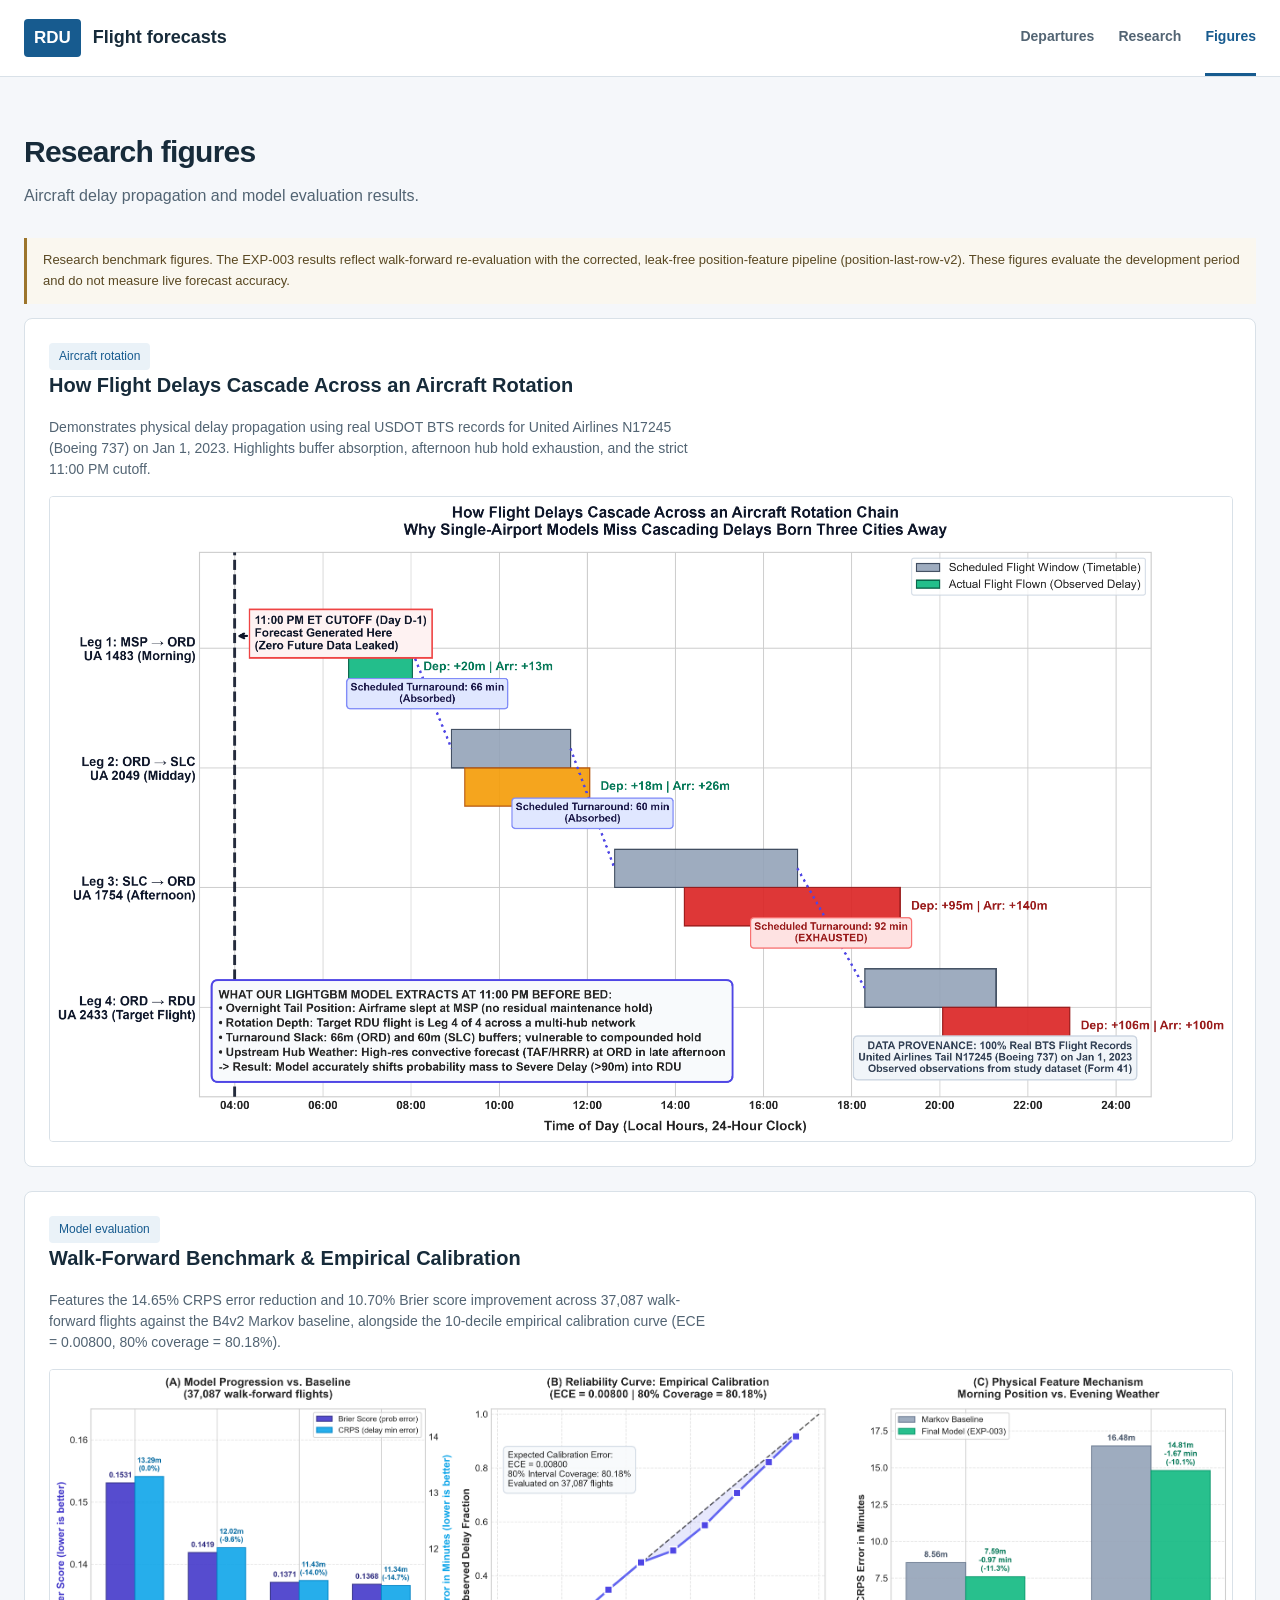
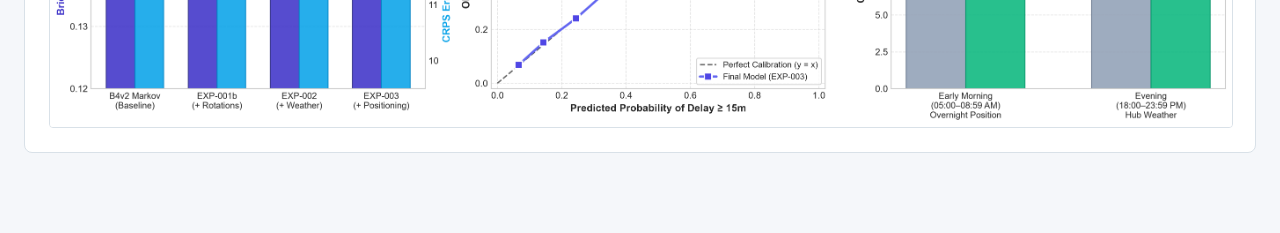
<file: preview_graphics.html>
<!DOCTYPE html>
<html lang="en">
<head>
  <meta charset="UTF-8">
  <meta name="viewport" content="width=device-width, initial-scale=1.0">
  <title>RDU Delay Project - Graphics Preview</title>
  <style>
    body {
      font-family: -apple-system, BlinkMacSystemFont, "Segoe UI", Roboto, Helvetica, Arial, sans-serif;
      background: #0f172a;
      color: #f8fafc;
      padding: 30px;
      margin: 0;
    }
    .container {
      max-width: 1200px;
      margin: 0 auto;
    }
    h1 {
      font-size: 24px;
      margin-bottom: 8px;
    }
    p.subtitle {
      color: #94a3b8;
      margin-top: 0;
      margin-bottom: 30px;
    }
    .card {
      background: #1e293b;
      border: 1px solid #334155;
      border-radius: 12px;
      padding: 24px;
      margin-bottom: 40px;
      box-shadow: 0 4px 20px rgba(0,0,0,0.3);
    }
    .card h2 {
      margin-top: 0;
      font-size: 20px;
      color: #38bdf8;
    }
    .card p {
      color: #cbd5e1;
      font-size: 14px;
      line-height: 1.5;
    }
    img {
      width: 100%;
      height: auto;
      border-radius: 8px;
      border: 1px solid #475569;
      background: #ffffff;
      display: block;
      margin-top: 16px;
    }
    .badge {
      display: inline-block;
      padding: 4px 10px;
      border-radius: 6px;
      font-size: 12px;
      font-weight: bold;
      background: #0369a1;
      color: #e0f2fe;
      margin-right: 8px;
    }
  </style>
  <link rel="stylesheet" href="site.css">
  <script src="site.js" defer></script>
</head>
<body class="figures-page"><a class="skip-link" href="#main-content">Skip to content</a>
<nav class="site-nav" aria-label="Main navigation"><a class="site-brand" href="departures.html"><span class="brand-code">RDU</span> Flight forecasts</a><div class="site-links"><a href="departures.html">Departures</a><a href="benchmark_lab.html">Research</a><a href="preview_graphics.html" aria-current="page">Figures</a></div></nav>
  <main id="main-content" class="container">
    <h1>Research figures</h1>
    <p class="subtitle">Aircraft delay propagation and model evaluation results.</p>

    <p class="data-status">Research benchmark figures. The EXP-003 results reflect walk-forward re-evaluation with the corrected, leak-free position-feature pipeline (position-last-row-v2). These figures evaluate the development period and do not measure live forecast accuracy.</p>
    <div class="card">
      <span class="badge">Aircraft rotation</span>
      <h2>How Flight Delays Cascade Across an Aircraft Rotation</h2>
      <p>Demonstrates physical delay propagation using real USDOT BTS records for United Airlines N17245 (Boeing 737) on Jan 1, 2023. Highlights buffer absorption, afternoon hub hold exhaustion, and the strict 11:00 PM cutoff.</p>
      <img loading="lazy" src="docs/rdu_delay_cascade_rotation.png" alt="Aircraft Delay Cascade">
    </div>

    <div class="card">
      <span class="badge">Model evaluation</span>
      <h2>Walk-Forward Benchmark & Empirical Calibration</h2>
      <p>Features the 14.65% CRPS error reduction and 10.70% Brier score improvement across 37,087 walk-forward flights against the B4v2 Markov baseline, alongside the 10-decile empirical calibration curve (ECE = 0.00800, 80% coverage = 80.18%).</p>
      <img loading="lazy" src="docs/rdu_delay_benchmark_results.png" alt="Benchmark Results">
    </div>
  </main>
</body>
</html>
</file>
<file: site.css>
/* Shared, restrained airport information design. */
:root { --bg:#f5f7fa; --bg-subtle:#f5f7fa; --text:#172b3a; --text-muted:#526473; --text-light:#526473; --border:#d9e1e8; --primary:#175b8f; --primary-light:#175b8f; --accent:#175b8f; --card-bg:#fff; --card-border:#d9e1e8; --surface:#eef2f6; }
body { margin:0; padding:0; background:#f5f7fa; background-image:none; color:#172b3a; font-family:"Segoe UI",Arial,sans-serif; line-height:1.55; }
button,input,select { font:inherit; } button,a,input,select,summary { touch-action:manipulation; }
:focus-visible { outline:3px solid #2479b5; outline-offset:3px; }
.site-nav { display:flex; justify-content:space-between; align-items:center; gap:24px; padding:0 max(24px,calc((100% - 1400px)/2)); min-height:76px; background:white; border-bottom:1px solid #d9e1e8; }
.site-brand { display:flex; align-items:center; gap:12px; text-decoration:none; color:#172b3a; font-size:18px; font-weight:600; white-space:nowrap; }
.brand-code { background:#175b8f; color:white; padding:6px 10px; border-radius:4px; font-size:17px; font-weight:700; }
.site-links { display:flex; gap:24px; align-self:stretch; align-items:stretch; }
.site-links a { display:flex; align-items:center; color:#526473; text-decoration:none; border-bottom:3px solid transparent; padding:16px 0; font-weight:600; font-size:14px; }
.site-links a[aria-current] { color:#175b8f; border-color:#175b8f; }
.skip-link { position:absolute; left:16px; top:-100px; z-index:2000; padding:12px; background:white; }.skip-link:focus { top:8px; }
.app-container,body>.container { max-width:1448px; margin:auto; padding:32px 24px 56px; }
header.site-header,.research-page main>header { border:0; margin-bottom:24px; padding-bottom:0; align-items:center; }
.header-title-block h1,.title-group h1,.figures-page h1 { font-family:inherit; font-size:30px; font-weight:650; letter-spacing:-.025em; color:#172b3a; background:none; -webkit-text-fill-color:currentColor; }
.header-title-block p,.title-group p { max-width:78ch; font-size:14px; color:#526473; }
.airport-tag { display:none !important; }.header-actions { gap:8px; }.header-actions a { display:none; }
.nav-btn { min-height:40px; font-size:14px; border-color:#c8d3de; box-shadow:none; }.nav-btn.primary { background:#175b8f; border-color:#175b8f; }.nav-btn.linkedin-btn { background:white; color:#375266; border-color:#c8d3de; }
[hidden] { display:none !important; }
.forecast-note { margin:0 0 24px; border-bottom:1px solid #d9e1e8; padding:0 0 16px; font-size:14px; color:#526473; }.forecast-note summary { cursor:pointer; color:#175b8f; font-weight:600; }.forecast-note p { max-width:90ch; margin-top:12px; }
.sim-controls-card { background:white; padding:20px; border:1px solid #d9e1e8; border-radius:8px; box-shadow:none; }.week-desc-text { font-size:13px; }.week-select { min-height:42px; }
.day-selector-group { gap:8px; }.day-pill { box-shadow:none; border-radius:5px; }.day-pill.active { background:#eaf2f8; border-color:#175b8f; color:#175b8f; }
.kpi-grid { gap:0; background:white; border:1px solid #d9e1e8; border-radius:8px; margin:20px 0; }.kpi-card { background:none; border:0; border-right:1px solid #d9e1e8; border-radius:0; padding:18px; box-shadow:none; }.kpi-card:last-child { border:0; }.kpi-label { text-transform:none; letter-spacing:0; color:#526473; font-size:13px; }.kpi-main-val { font-size:26px; }.kpi-value-row { flex-wrap:wrap; }.mono,.cell-mono { font-family:inherit; font-variant-numeric:tabular-nums; }
.table-toolbar { background:white; border:1px solid #d9e1e8; border-radius:8px; padding:16px; gap:16px; }.toolbar-left { flex-wrap:wrap; gap:12px; flex:1; }.search-input-wrap { flex:1 1 280px; }.search-input { width:100%; padding-left:12px; min-height:42px; }.filter-select { min-height:42px; }.filter-pills { flex-basis:100%; flex-wrap:wrap; gap:6px; }.filter-btn { min-height:36px; border-radius:5px; }.filter-btn.active { background:#175b8f; color:white; border-color:#175b8f; }
.table-options { display:flex; justify-content:space-between; flex-wrap:wrap; gap:8px; margin:16px 0 10px; font-size:13px; color:#526473; }.table-options label { display:flex; gap:8px; align-items:center; cursor:pointer; }.table-options input { accent-color:#175b8f; }
.table-wrapper { background:white; border-radius:8px; border:1px solid #d9e1e8; overflow:auto; }.departures-table { min-width:930px; width:100%; }.departures-table th { background:#eef3f7; text-transform:none; letter-spacing:0; }.th-group-header { display:none; }.departures-table td { padding:16px 14px; }.departures-table th:nth-child(4),.departures-table td:nth-child(4),.departures-table th:nth-child(9),.departures-table td:nth-child(9),.departures-table th:nth-child(10),.departures-table td:nth-child(10) { display:none; }
.show-details .departures-table { min-width:1340px; }.show-details .departures-table th,.show-details .departures-table td { display:table-cell; }.highlight-col,.departures-table td:nth-child(7) { background:transparent !important; border-left:0 !important; border-right:0 !important; }.risk-reason-pill { background:#eef2f6; color:#375266; border:0; }.badge { border-radius:4px; text-transform:none; letter-spacing:0; }.departures-table tbody tr:hover { background:#f1f6fa; }.site-footer { margin-top:24px; line-height:1.8; font-size:12px; }.drawer { max-width:100vw; }.drawer-section-title,.drawer-field-label { text-transform:none; letter-spacing:0; }.drawer-section-title { font-size:16px; }
.research-page .badge-bar { gap:8px; margin-top:16px; }.research-page .badge { background:#eaf2f8; color:#175b8f; border:1px solid #cfdeeb; }.research-page .badge.green { color:#166534; background:#edf7f0; border-color:#c9e2d0; }
.nav-tabs { background:transparent; border:0; border-bottom:1px solid #c8d3de; border-radius:0; padding:0; gap:24px; overflow-x:auto; }.tab-btn { white-space:nowrap; padding:14px 0; border-radius:0; border-bottom:3px solid transparent; }.tab-btn.active { background:transparent; color:#175b8f; border-bottom-color:#175b8f; }.tab-btn:hover { background:transparent; color:#175b8f; }
.research-page .card,.figures-page .card { background:white; border:1px solid #d9e1e8; box-shadow:none; border-radius:8px; padding:24px; }.card h3,.card h2 { color:#172b3a; font-size:20px; }.scenario-note { margin:0 0 20px; max-width:85ch; color:#526473; font-size:14px; }.control-label { gap:12px; }.control-label span:last-child { color:#175b8f; }.research-page select { background:white; color:#172b3a; border-color:#c8d3de; min-height:44px; }.research-page input[type=range] { accent-color:#175b8f; }.research-page .kpi-row { background:#f5f7fa; }.research-page .kpi-val { color:#172b3a; }.prob-bar-track { background:#e5ebf0; }.fill-green { background:#31805b; }.fill-blue { background:#2479b5; }.fill-yellow { background:#b88520; }.fill-orange { background:#c26a2a; }.fill-red { background:#b84742; }
.research-page th { background:#eef3f7; color:#375266; }.research-page tr.highlight { background:#edf5fb; }.research-page tbody tr:hover { background:#f5f7fa; }.tag-honest { color:#166534; background:#edf7f0; }.tag-leaked { color:#a12622; background:#fff0ef; }.cheat-card,.star-item { background:white; border-color:#d9e1e8; }.cheat-title { color:#a12622; }.cheat-fix { background:#edf7f0; color:#166534; }.star-header { background:#eef3f7; color:#172b3a; }.star-content { color:#375266; }.star-letter { background:#175b8f; }
.figures-page p.subtitle,.figures-page .card p { color:#526473; max-width:85ch; }.figures-page .card { margin-bottom:24px; }.figures-page .badge { background:#eaf2f8; color:#175b8f; font-weight:500; }.figures-page img { border-color:#d9e1e8; border-radius:4px; }
@media(max-width:800px) { .site-nav { padding:0 16px; flex-wrap:wrap; gap:0; }.site-brand { padding:16px 0 8px; }.site-links { width:100%; gap:24px; }.site-links a { padding:10px 0; }.app-container,body>.container { padding:24px 16px 40px; }.header-title-block h1,.title-group h1 { font-size:26px; }.header-actions { width:100%; }.kpi-grid { grid-template-columns:repeat(2,minmax(0,1fr)); }.kpi-card { border-bottom:1px solid #d9e1e8; }.kpi-card:last-child { grid-column:1/-1; }.grid-2 { grid-template-columns:1fr; }.sim-top-row,.week-select-group { align-items:flex-start; flex-direction:column; }.week-select { max-width:100%; width:100%; }.day-selector-group { flex-wrap:nowrap; overflow-x:auto; padding-bottom:8px; }.day-pill { flex-shrink:0; }.table-toolbar { align-items:stretch; }.filter-select { flex:1; min-width:0; width:100%; }.toolbar-left { min-width:0; }.search-input-wrap { flex-basis:100%; }.research-page .card { padding:18px; }.control-label { flex-wrap:wrap; }.nav-tabs { gap:20px; }.badge-bar { flex-wrap:wrap; } }
@media(prefers-reduced-motion:reduce) { *,*::before,*::after { animation:none !important; transition:none !important; scroll-behavior:auto !important; } }

/* Explicit selectors for the legacy page components. */
.flight-page table.departures-table th .th-group-header { display:none; }
.flight-page table.departures-table th { text-transform:none; letter-spacing:0; }
.flight-page .kpi-card .kpi-label,.flight-page .week-select-group label,.flight-page .drawer-field-label,.flight-page .drawer-section-title { text-transform:none; letter-spacing:0; }
.flight-page .day-pill-btn { box-shadow:none; border-radius:5px; min-width:114px; flex-shrink:0; }
.flight-page .day-pill-btn.live-pill { border-color:#c8d3de; }
.flight-page .day-pill-btn.active,.flight-page .day-pill-btn.live-pill.active { background:#175b8f; border-color:#175b8f; color:white; }
.flight-page .day-pill-btn .pill-weekday { text-transform:none; letter-spacing:0; }
.flight-page .day-pill-btn.active .pill-count { color:#fff; }
.research-page .tab-btn.active { box-shadow:none; }
.research-page .tab-panel { animation:none; }
.research-page .kpi { background:#eef3f7; }
.research-page .kpi-label { text-transform:none; letter-spacing:0; }
@media(max-width:800px) { .flight-page .day-selector-group { display:flex; overflow:auto; flex-wrap:nowrap; }.flight-page .week-select-group { width:100%; }.flight-page .week-select { min-width:0; }.flight-page .week-desc-text { max-width:100%; } }

/* Compact schedule workspace. */
.flight-page { background:#fff; color:#202831; }
.flight-page .app-container { max-width:1328px; padding:40px 40px 64px; }
.flight-page .site-nav { min-height:68px; padding-left:max(40px,calc((100% - 1248px)/2)); padding-right:max(40px,calc((100% - 1248px)/2)); background:#182c3e; border:0; }
.flight-page .site-brand { color:#fff; font-size:16px; letter-spacing:-.2px; }
.flight-page .brand-code { background:transparent; border:1px solid #61717f; padding:3px 7px; border-radius:3px; font-size:15px; }
.flight-page .site-links a { color:#b8c5cf; font-size:13px; border-bottom-width:2px; }
.flight-page .site-links a[aria-current] { color:#fff; border-color:#fff; }
.flight-page header.site-header { margin-bottom:32px; align-items:center; }
.flight-page .header-title-block h1 { font-size:38px; line-height:1.18; font-weight:650; letter-spacing:-1.2px; color:#202831; }
.flight-page .header-title-block p { margin-top:8px; color:#6a737e; font-size:15px; }
.flight-page .header-actions { gap:10px; }
.flight-page .nav-btn { height:38px; min-height:38px; font-size:13px; border-radius:5px; padding:7px 14px; font-weight:600; }
.flight-page .nav-btn.linkedin-btn { background:#fff; color:#525d68; border-color:#dce0e5; }
.flight-page .nav-btn.primary { background:#253f55; border-color:#253f55; }
.flight-page .schedule-section { border:1px solid #dce1e6; border-radius:7px; overflow:hidden; background:#fff; }
.flight-page .schedule-heading { display:flex; align-items:center; justify-content:space-between; gap:24px; padding:22px 24px 20px; }
.flight-page .schedule-heading h2 { font-size:16px; font-weight:650; letter-spacing:-.2px; margin:0 0 4px; }
.flight-page .week-desc-text { font-size:13px; color:#737d87; margin:0; }
.flight-page .schedule-source { display:flex; align-items:center; gap:12px; }
.flight-page .schedule-source label { font-size:12px; color:#6a737e; }
.flight-page .week-select { background:#fff; border:1px solid #dce1e6; border-radius:5px; min-width:0; width:240px; max-width:100%; min-height:38px; padding:8px 32px 8px 12px; font-size:13px; font-weight:500; }
.flight-page .day-selector-group { display:flex; flex-wrap:nowrap; gap:0; overflow-x:auto; padding:0 24px; margin:0; border:0; }
.flight-page .day-pill-btn,.flight-page .day-pill-btn.live-pill { position:relative; display:flex; flex-direction:column; align-items:flex-start; gap:3px; border:0; border-radius:0; background:transparent; min-width:136px; padding:13px 18px 18px; margin:0; color:#65707b; border-bottom:3px solid transparent; }
.flight-page .day-pill-btn:hover { background:#f7f9fb; }
.flight-page .day-pill-btn.active,.flight-page .day-pill-btn.live-pill.active { background:#f1f5f8; color:#233e55; border:0; border-bottom:3px solid #233e55; }
.flight-page .day-pill-btn .pill-weekday { font-size:20px; font-weight:650; text-transform:none; letter-spacing:-.5px; }
.flight-page .day-pill-btn .pill-date { font-size:12px; font-weight:500; }
.flight-page .day-pill-btn .pill-count,.flight-page .day-pill-btn.active .pill-count { color:#7c858e; font-size:11px; margin-top:4px; }
.flight-page .schedule-bottom { display:flex; justify-content:space-between; align-items:center; gap:16px; padding:12px 24px; border-top:1px solid #e4e8ec; background:#fafbfc; color:#78818b; font-size:12px; }
.flight-page #statActiveDate { color:#45515d; font-weight:500; font-size:12px; }
.flight-page .forecast-note { font-size:12px; border:0; padding:0; margin:12px 0 26px; }
.flight-page .forecast-note summary { color:#6a737e; font-weight:400; }
.flight-page .kpi-grid { border:0; border-top:1px solid #e4e8ec; border-bottom:1px solid #e4e8ec; border-radius:0; background:#fff; margin:0 0 26px; }
.flight-page .kpi-card { padding:20px 18px; border-color:#edf0f3; }
.flight-page .kpi-card:first-child { padding-left:0; }
.flight-page .kpi-main-val { font-size:25px; font-weight:600; color:#253f55; }
.flight-page .kpi-card .kpi-label { font-size:12px; color:#727c86; font-weight:400; }
.flight-page .kpi-sub-val { font-size:11px; }
.flight-page .table-toolbar { border:0; padding:0; margin-bottom:20px; }
.flight-page .filter-btn { border:0; border-radius:4px; background:#f4f6f8; color:#65707b; font-size:12px; }
.flight-page .filter-btn.active { background:#e8eef3; color:#253f55; }
.flight-page .risk-reason-pill { background:transparent !important; border:0 !important; padding:0; color:#526473 !important; font-size:12px; font-weight:500; }
.flight-page .risk-reason-detail { display:none; }
.flight-page .departures-table td { padding-top:13px; padding-bottom:13px; }
@media(max-width:800px) {
 .flight-page .site-nav { padding:0 20px; }.flight-page .app-container { padding:28px 20px 40px; }
 .flight-page .header-title-block h1 { font-size:32px; }.flight-page .header-actions { width:auto; }
 .flight-page header.site-header { gap:18px; margin-bottom:24px; }
 .flight-page .schedule-heading { align-items:flex-start; flex-direction:column; gap:16px; padding:18px 16px; }
 .flight-page .schedule-source { width:100%; }.flight-page .week-select { flex:1; width:100%; }
 .flight-page .day-selector-group { padding:0 6px; }.flight-page .day-pill-btn { min-width:108px; padding:12px 14px 16px; }
 .flight-page .schedule-bottom { padding:12px 16px; gap:8px; flex-wrap:wrap; }
 .flight-page .kpi-card:first-child { padding-left:18px; }
}
@media(max-width:800px){.flight-page .day-pill-btn,.flight-page .day-pill-btn.live-pill{min-width:100px;flex:1;padding:12px 12px 16px;}.flight-page .day-selector-group{padding:0 4px;}}

.data-status{margin:14px 0;padding:12px 16px;border-left:3px solid #9c752c;background:#faf7ef;color:#594822;font-size:13px;line-height:1.6;max-width:100%;} select:disabled{opacity:.65;cursor:not-allowed;}

/* ==========================================================================
   PAGE LOADING OVERLAY SYSTEM
   Clean, restrained airport flight-board loading state
   ========================================================================== */
.loading-overlay {
  position: fixed;
  inset: 0;
  width: 100vw;
  height: 100vh;
  background: rgba(245, 247, 250, 0.94);
  backdrop-filter: blur(8px);
  -webkit-backdrop-filter: blur(8px);
  z-index: 999999;
  display: flex;
  align-items: center;
  justify-content: center;
  padding: 20px;
  opacity: 1;
  visibility: visible;
  transition: opacity 0.4s ease, visibility 0.4s ease;
}

.loading-overlay.fade-out {
  opacity: 0;
  visibility: hidden;
  pointer-events: none;
}

.loading-card {
  background: #ffffff;
  border: 1px solid #d9e1e8;
  border-radius: 8px;
  box-shadow: 0 4px 20px rgba(0, 0, 0, 0.05);
  padding: 32px 40px;
  max-width: 380px;
  width: 100%;
  display: flex;
  flex-direction: column;
  align-items: center;
  text-align: center;
}

.loading-spinner {
  width: 32px;
  height: 32px;
  border: 2.5px solid #e2e8f0;
  border-top-color: #175b8f;
  border-radius: 50%;
  animation: spinnerRotate 0.75s linear infinite;
  margin-bottom: 16px;
}

@keyframes spinnerRotate {
  to { transform: rotate(360deg); }
}

.loading-title {
  font-size: 15px;
  font-weight: 600;
  color: #172b3a;
  margin: 0 0 4px 0;
  letter-spacing: -0.01em;
}

.loading-status {
  font-size: 13px;
  color: #64748b;
  margin: 0 0 18px 0;
}

.loading-progress-track {
  width: 100%;
  height: 3px;
  background: #e2e8f0;
  border-radius: 2px;
  overflow: hidden;
}

.loading-progress-bar {
  height: 100%;
  width: 0%;
  background: #175b8f;
  border-radius: 2px;
  transition: width 0.1s linear;
}

@media (prefers-reduced-motion: reduce) {
  .loading-spinner {
    animation: none !important;
  }
}

.flight-page .empty-state {
  padding: 56px 24px;
  text-align: center;
  color: #526071;
  font-size: 14px;
  line-height: 1.6;
  background: #fafbfc;
  border-radius: 6px;
  margin: 12px 0;
  border: 1px dashed #dce1e6;
}

.flight-page .empty-state strong {
  display: block;
  font-size: 16px;
  font-weight: 650;
  color: #202831;
  margin-bottom: 6px;
  letter-spacing: -0.2px;
}
</file>
